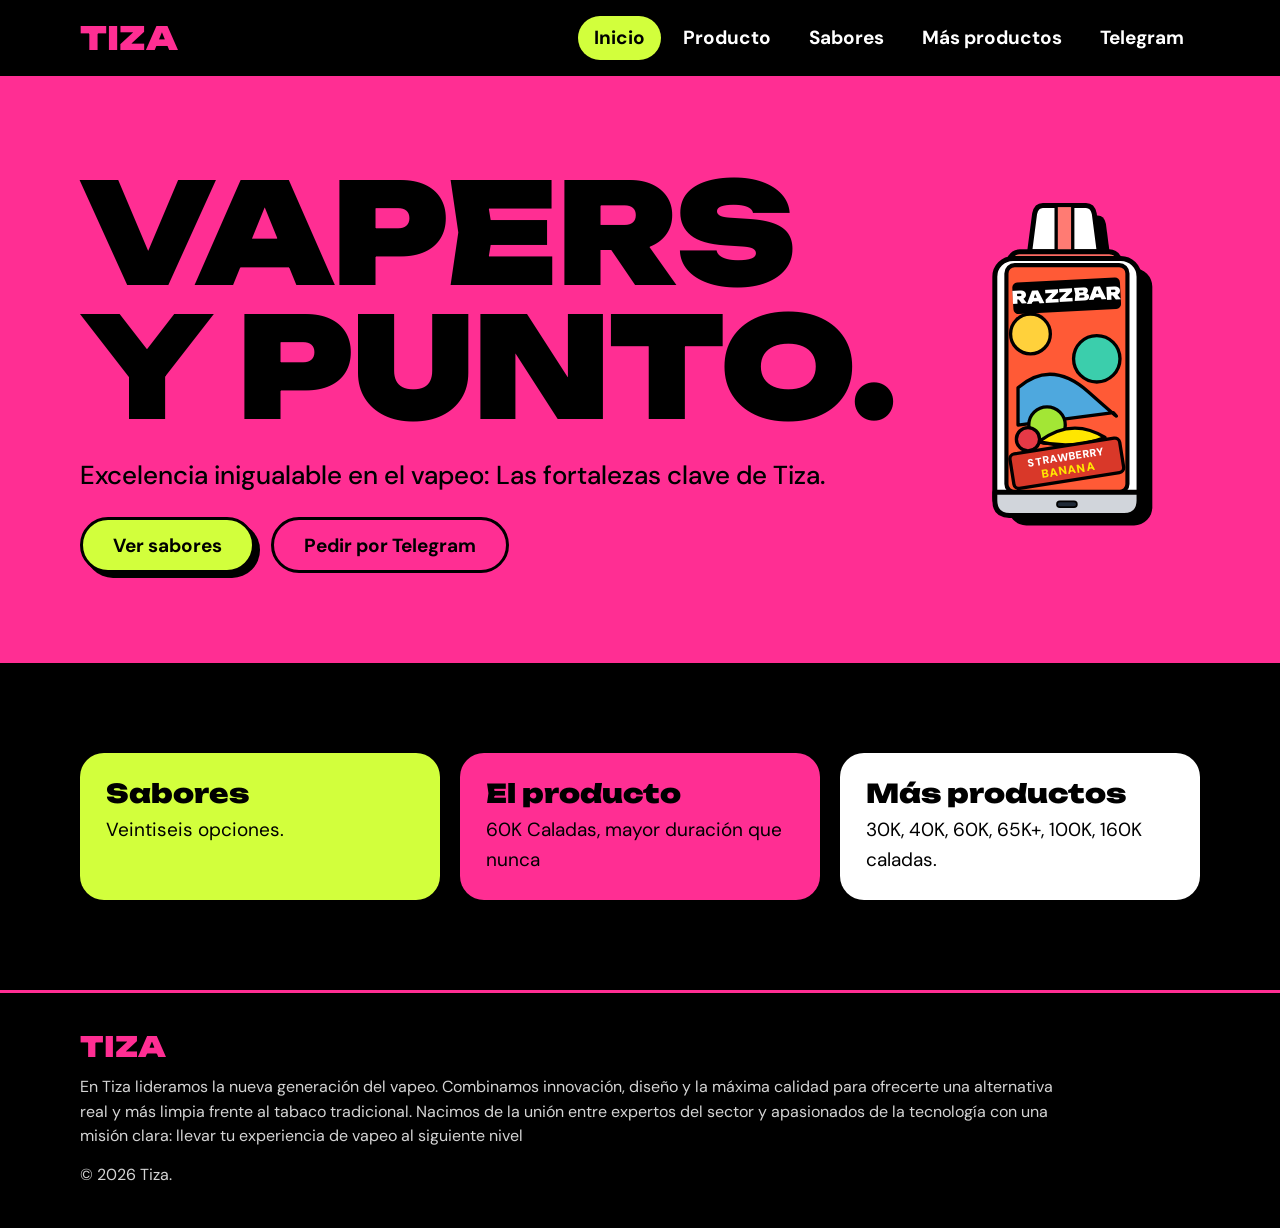
<file: index.html>
<!doctype html>
<html lang="es">
<head>
  <meta charset="utf-8">
  <meta name="viewport" content="width=device-width, initial-scale=1">
  <title>Tiza | Vapers y punto</title>
  <meta name="description" content="Excelencia inigualable en el vapeo:Las fortalezas clave de Tiza">
  <link rel="preconnect" href="https://fonts.googleapis.com">
  <link rel="preconnect" href="https://fonts.gstatic.com" crossorigin>
  <link rel="stylesheet" href="https://fonts.googleapis.com/css2?family=DM+Sans:wght@400;500;700&amp;family=Unbounded:wght@700;900&amp;display=swap">
  <link rel="stylesheet" href="estilos.css">
</head>
<body>
  <a class="saltar" href="#contenido">Saltar al contenido</a>

  <header class="cabecera">
    <div class="dentro">
      <a class="marca" href="index.html">TIZA</a>
      <nav aria-label="Principal">
        <ul class="menu">
        <li><a href="index.html" aria-current="page">Inicio</a></li>
        <li><a href="detalles.html">Producto</a></li>
        <li><a href="sabores.html">Sabores</a></li>
        <li><a href="productos.html">Más productos</a></li>
        <li><a href="contacto.html">Telegram</a></li>
        </ul>
      </nav>
    </div>
  </header>

  <main id="contenido">
    <section class="bloque fondo-rosa portada">
      <div class="dentro">
        <div class="portada__texto">
          <h1 class="gigante">Vapers<br>y punto.</h1>
          <p class="entrada">Excelencia inigualable en el vapeo: Las fortalezas clave de Tiza.</p>
          <div class="botones">
            <a class="boton" href="sabores.html">Ver sabores</a>
            <a class="boton boton--linea" href="contacto.html">Pedir por Telegram</a>
          </div>
        </div>
        <div class="portada__bote">
  <svg viewBox="50 15 290 425" role="img" aria-label="Ilustración de un vaper Razzbar sabor Strawberry Banana">
    <!-- Sombra dura desplazada (estilo brutalista) -->
    <path d="M 164 42 L 216 42 Q 224 42 226 52 L 232 98 L 148 98 L 154 52 Q 156 42 164 42 Z" fill="#000000"/>
    <rect x="108" y="106" width="174" height="310" rx="22" fill="#000000"/>

    <!-- Boquilla superior -->
    <path d="M 150 30 L 202 30 Q 210 30 212 40 L 218 86 L 134 86 L 140 40 Q 142 30 150 30 Z" fill="#FFFFFF" stroke="#000000" stroke-width="6" stroke-linejoin="round"/>
    <!-- Conducto interior de la boquilla -->
    <rect x="166" y="30" width="20" height="56" fill="#FF7B73" stroke="#000000" stroke-width="4"/>
    <!-- Cuello rosado -->
    <path d="M 122 86 L 230 86 Q 238 86 242 94 L 110 94 Q 114 86 122 86 Z" fill="#FF6B63" stroke="#000000" stroke-width="6" stroke-linejoin="round"/>

    <!-- Cuerpo exterior transparente (carcasa) -->
    <rect x="92" y="94" width="174" height="310" rx="22" fill="#FFFFFF" stroke="#000000" stroke-width="6"/>

    <!-- Cilindro interior con el diseño -->
    <rect x="106" y="102" width="146" height="274" rx="10" fill="#FF5A36" stroke="#000000" stroke-width="5"/>

    <!-- Detalles gráficos estilo graffiti (abstractos y limpios para SVG) -->
    <circle cx="135" cy="185" r="24" fill="#FFD13B" stroke="#000000" stroke-width="4"/>
    <circle cx="215" cy="215" r="28" fill="#3BCEAC" stroke="#000000" stroke-width="4"/>
    <path d="M 120 250 Q 160 215 205 255 T 235 280 L 120 295 Z" fill="#4EA8DE" stroke="#000000" stroke-width="4" stroke-linejoin="round"/>
    <circle cx="155" cy="295" r="22" fill="#A3E635" stroke="#000000" stroke-width="4"/>
    
    <!-- Ilustración simplificada de plátano y fresa en la base -->
    <path d="M 145 315 Q 185 285 225 310 Q 185 325 145 315 Z" fill="#FFE600" stroke="#000000" stroke-width="4" stroke-linejoin="round"/>
    <circle cx="132" cy="312" r="14" fill="#E63946" stroke="#000000" stroke-width="4"/>

    <!-- Logotipo RAZZBAR -->
    <g transform="rotate(-3, 179, 145)">
      <rect x="114" y="120" width="130" height="38" rx="6" fill="#000000"/>
      <text x="179" y="146" text-anchor="middle" font-family="Unbounded, 'Arial Black', Impact, sans-serif" font-weight="900" font-size="21" letter-spacing="0.5" fill="#FFFFFF">RAZZBAR</text>
    </g>

    <!-- Etiqueta del sabor: STRAWBERRY BANANA -->
    <g transform="rotate(-9, 179, 342)">
      <rect x="112" y="320" width="134" height="42" rx="6" fill="#D93829" stroke="#000000" stroke-width="4"/>
      <text x="179" y="338" text-anchor="middle" font-family="'DM Sans', Arial, sans-serif" font-weight="900" font-size="13" letter-spacing="0.5" fill="#FFFFFF">STRAWBERRY</text>
      <text x="179" y="354" text-anchor="middle" font-family="'DM Sans', Arial, sans-serif" font-weight="900" font-size="14" letter-spacing="0.8" fill="#FFE600">BANANA</text>
    </g>

    <!-- Base metálica inferior -->
    <path d="M 92 376 L 266 376 L 266 386 Q 266 404 248 404 L 110 404 Q 92 404 92 386 Z" fill="#D1D5DB" stroke="#000000" stroke-width="6" stroke-linejoin="round"/>
    <!-- Puerto USB-C inferior -->
    <rect x="167" y="387" width="24" height="7" rx="3.5" fill="#1F2937" stroke="#000000" stroke-width="2"/>
  </svg>
</div>
      </div>
    </section>

    <section class="bloque fondo-negro">
      <div class="dentro accesos">
        <a class="acceso acceso--lima" href="sabores.html">
          <h2>Sabores</h2>
          <p>Veintiseis opciones.</p>
        </a>
        <a class="acceso acceso--rosa" href="detalles.html">
          <h2>El producto</h2>
          <p>60K Caladas, mayor duración que nunca</p>
        </a>
        <a class="acceso acceso--blanco" href="productos.html">
          <h2>Más productos</h2>
          <p>30K, 40K, 60K, 65K+, 100K, 160K caladas.</p>
        </a>
      </div>
    </section>
  </main>

  <footer class="pie">
    <div class="dentro">
      <p class="pie__marca">TIZA</p>
      <p>En Tiza lideramos la nueva generación del vapeo. Combinamos innovación, diseño y la máxima calidad para ofrecerte una alternativa real y más limpia frente al tabaco tradicional. Nacimos de la unión entre expertos del sector y apasionados de la tecnología con una misión clara: llevar tu experiencia de vapeo al siguiente nivel</p>
      <p>© 2026 Tiza.</p>
    </div>
  </footer>

  <script src="app.js"></script>
</body>
</html>
</file>
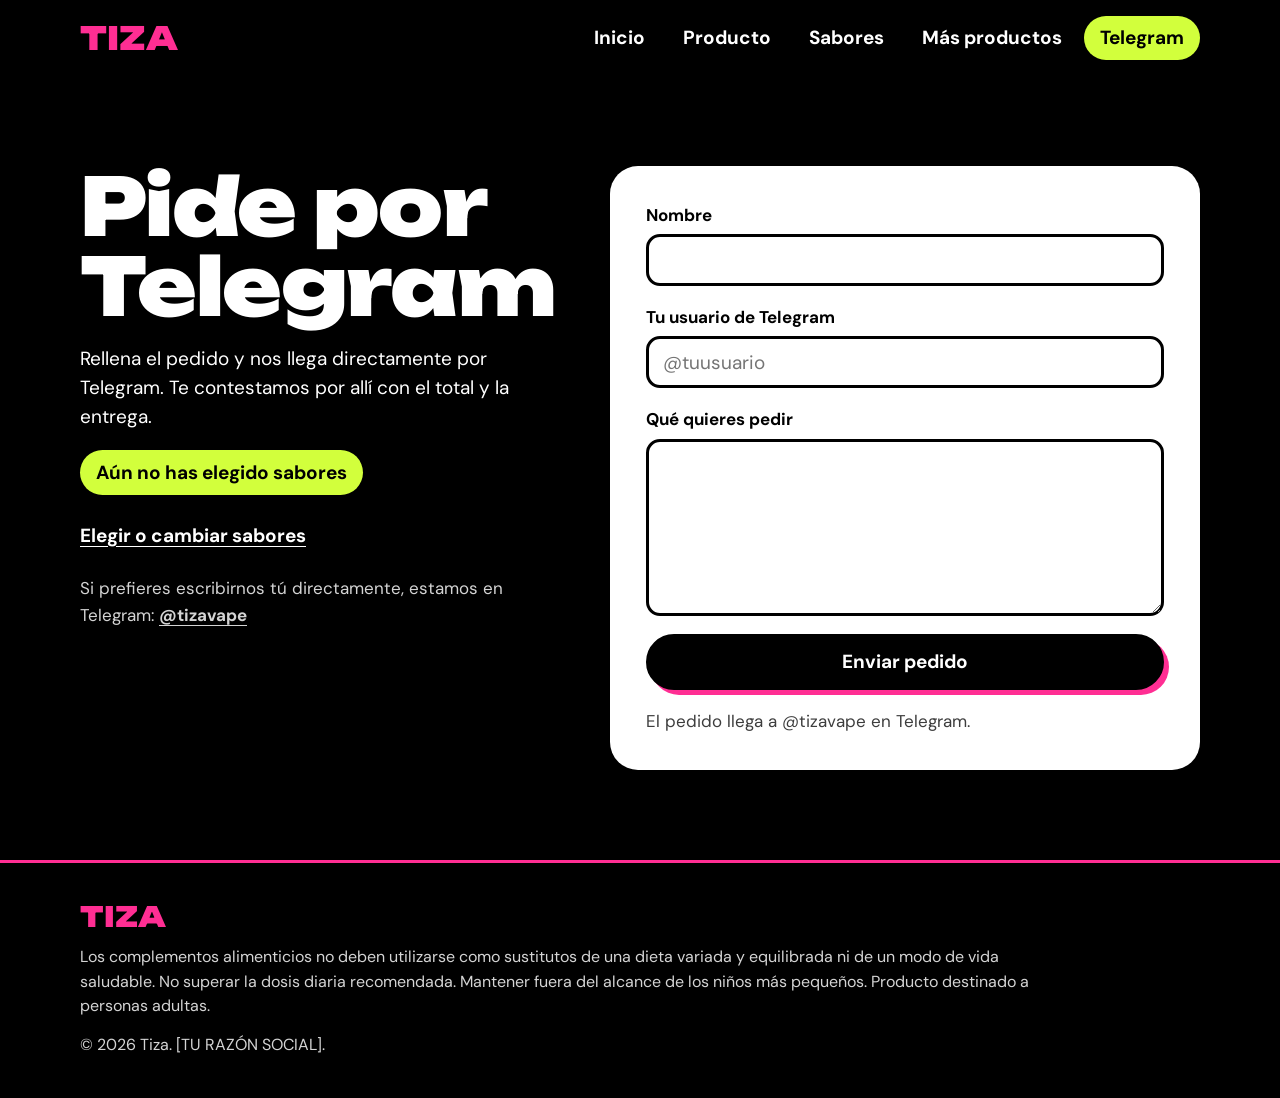
<file: contacto.html>
<!doctype html>
<html lang="es">
<head>
  <meta charset="utf-8">
  <meta name="viewport" content="width=device-width, initial-scale=1">
  <title>Pide por Telegram | Tiza</title>
  <meta name="description" content="Haz tu pedido de creatina Tiza por Telegram.">
  <link rel="preconnect" href="https://fonts.googleapis.com">
  <link rel="preconnect" href="https://fonts.gstatic.com" crossorigin>
  <link rel="stylesheet" href="https://fonts.googleapis.com/css2?family=DM+Sans:wght@400;500;700&amp;family=Unbounded:wght@700;900&amp;display=swap">
  <link rel="stylesheet" href="estilos.css">
</head>
<body>
  <a class="saltar" href="#contenido">Saltar al contenido</a>

  <header class="cabecera">
    <div class="dentro">
      <a class="marca" href="index.html">TIZA</a>
      <nav aria-label="Principal">
        <ul class="menu">
        <li><a href="index.html">Inicio</a></li>
        <li><a href="detalles.html">Producto</a></li>
        <li><a href="sabores.html">Sabores</a></li>
        <li><a href="productos.html">Más productos</a></li>
        <li><a href="contacto.html" aria-current="page">Telegram</a></li>
        </ul>
      </nav>
    </div>
  </header>

  <main id="contenido">
    <section class="bloque fondo-negro">
      <div class="dentro dos">
        <div class="dos__a">
          <h1 class="grande">Pide por Telegram</h1>
          <p class="corto">Rellena el pedido y nos llega directamente por Telegram. Te contestamos por allí con el total y la entrega.</p>
          <p class="chivato" aria-live="polite" data-eleccion data-varios="Te interesan: %l" data-sin="Aún no has elegido sabores">Aún no has elegido sabores</p>
          <a href="sabores.html">Elegir o cambiar sabores</a>
          <p class="nota">Si prefieres escribirnos tú directamente, estamos en Telegram: <a data-telegram href="https://t.me/tizavape">@tizavape</a></p>
        </div>
        <form class="formulario dos__b" data-pedido>
          <div class="campo">
            <label for="f-nombre">Nombre</label>
            <input id="f-nombre" name="nombre" type="text" autocomplete="name" required>
          </div>
          <div class="campo">
            <label for="f-tg">Tu usuario de Telegram</label>
            <input id="f-tg" name="telegram" type="text" autocomplete="off" autocapitalize="off" spellcheck="false" placeholder="@tuusuario" required>
          </div>
          <div class="campo">
            <label for="f-msg">Qué quieres pedir</label>
            <textarea id="f-msg" name="mensaje" rows="5" required></textarea>
          </div>
          <div class="trampa" aria-hidden="true">
            <label for="f-web">No rellenes este campo</label>
            <input id="f-web" name="web" type="text" tabindex="-1" autocomplete="off">
          </div>
          <button class="boton boton--negro" type="submit">Enviar pedido</button>
          <p class="nota" data-aviso aria-live="polite">El pedido llega a @tizavape en Telegram.</p>
        </form>
      </div>
    </section>
  </main>

  <footer class="pie">
    <div class="dentro">
      <p class="pie__marca">TIZA</p>
      <p>Los complementos alimenticios no deben utilizarse como sustitutos de una dieta variada y equilibrada ni de un modo de vida saludable. No superar la dosis diaria recomendada. Mantener fuera del alcance de los niños más pequeños. Producto destinado a personas adultas.</p>
      <p>© 2026 Tiza. [TU RAZÓN SOCIAL].</p>
    </div>
  </footer>

  <script src="app.js"></script>
</body>
</html>
</file>
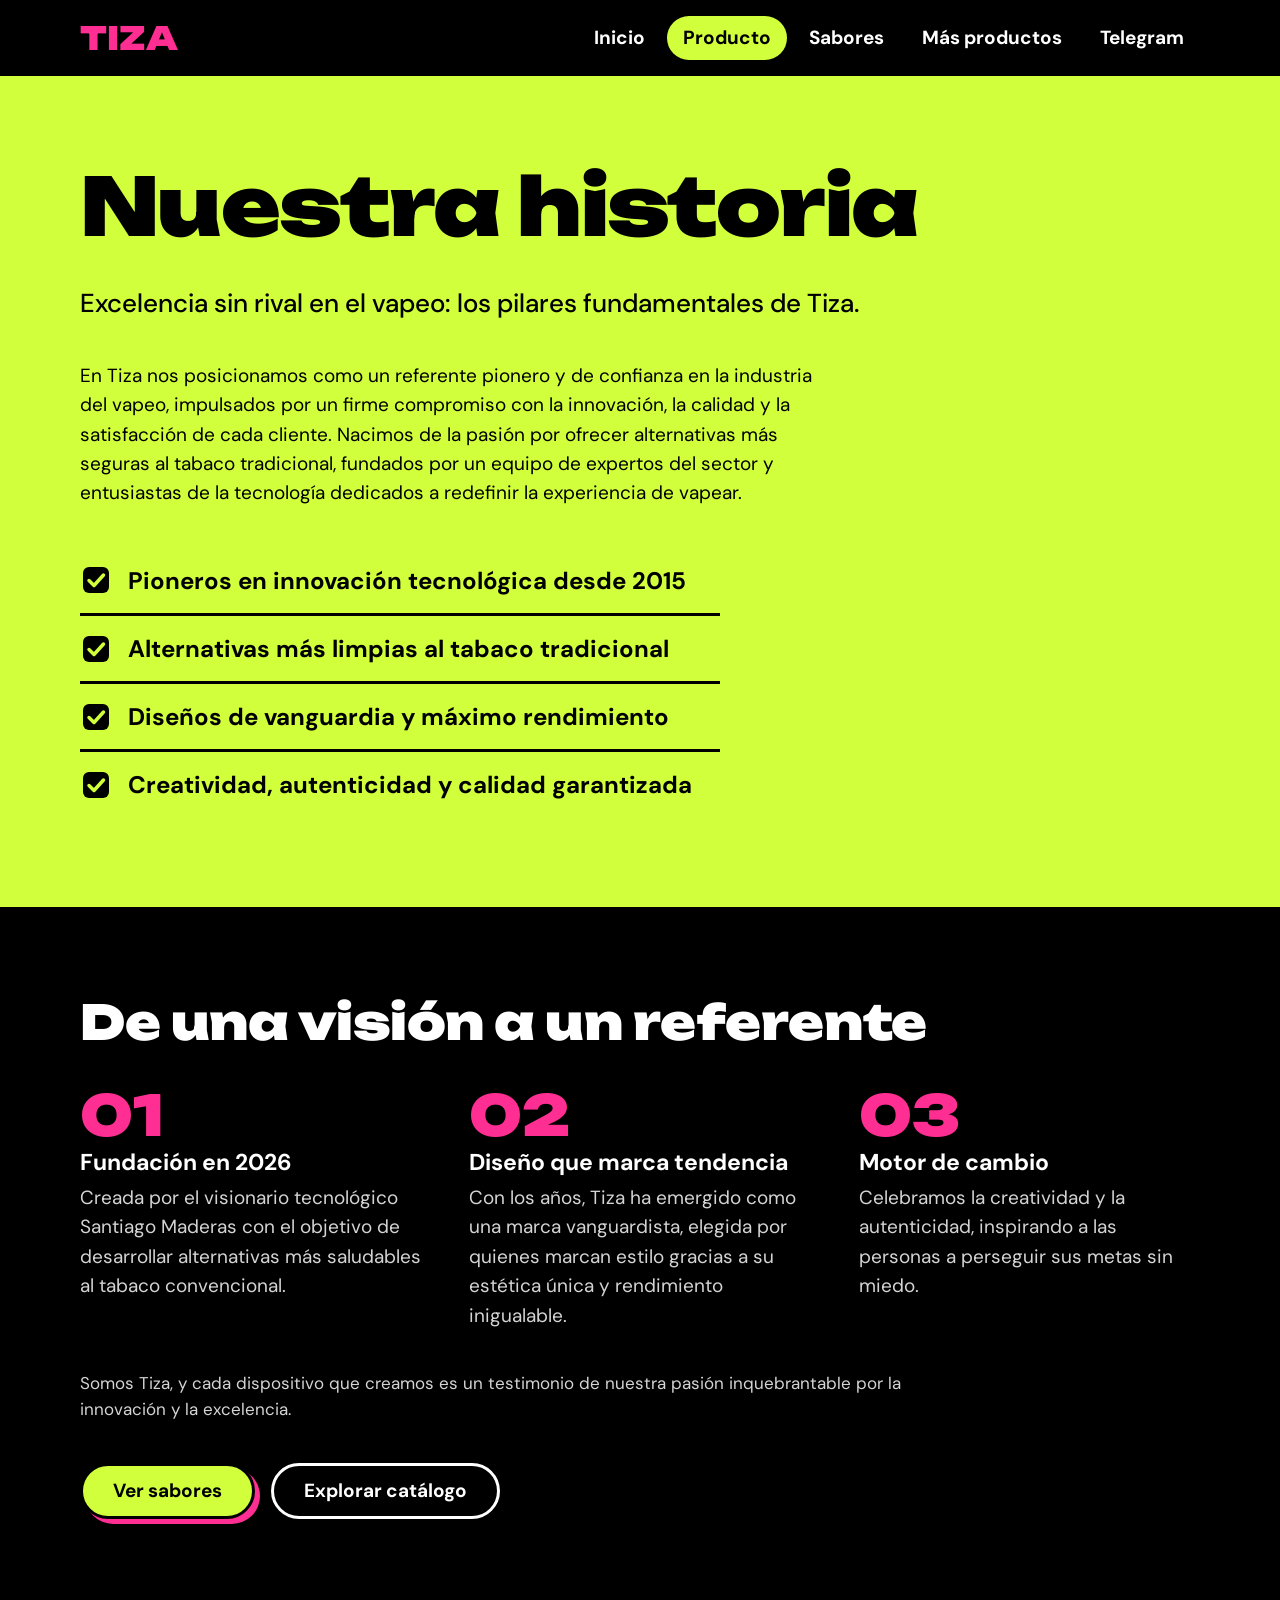
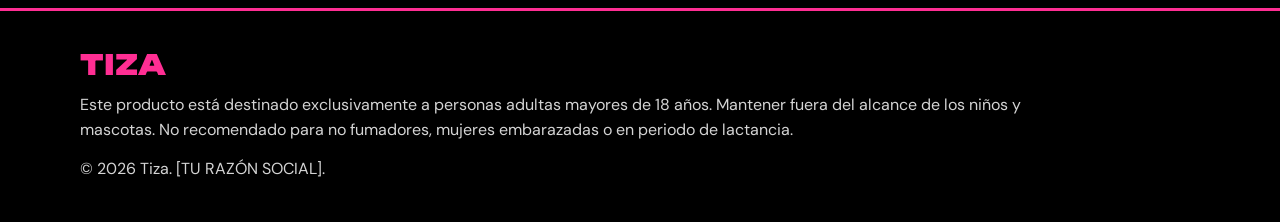
<file: detalles.html>
<!doctype html>
<html lang="es">
<head>
  <meta charset="utf-8">
  <meta name="viewport" content="width=device-width, initial-scale=1">
  <title>Nuestra historia | Tiza</title>
  <meta name="description" content="Conoce la historia de Tiza, nuestros pilares de innovación, calidad y diseño de vanguardia en el mundo del vapeo.">
  <link rel="preconnect" href="https://fonts.googleapis.com">
  <link rel="preconnect" href="https://fonts.gstatic.com" crossorigin>
  <link rel="stylesheet" href="https://fonts.googleapis.com/css2?family=DM+Sans:wght@400;500;700&amp;family=Unbounded:wght@700;900&amp;display=swap">
  <link rel="stylesheet" href="estilos.css">
</head>
<body>
  <a class="saltar" href="#contenido">Saltar al contenido</a>

  <header class="cabecera">
    <div class="dentro">
      <a class="marca" href="index.html">TIZA</a>
      <nav aria-label="Principal">
        <ul class="menu">
          <li><a href="index.html">Inicio</a></li>
          <li><a href="detalles.html" aria-current="page">Producto</a></li>
          <li><a href="sabores.html">Sabores</a></li>
          <li><a href="productos.html">Más productos</a></li>
          <li><a href="contacto.html">Telegram</a></li>
        </ul>
      </nav>
    </div>
  </header>

  <main id="contenido">
    <!-- BLOQUE 1: HISTORIA Y PILARES (FONDO LIMA) -->
    <section class="bloque fondo-lima">
      <div class="dentro pila">
        <h1 class="grande">Nuestra historia</h1>
        <p class="entrada">Excelencia sin rival en el vapeo: los pilares fundamentales de Tiza.</p>
        <p class="corto">En Tiza nos posicionamos como un referente pionero y de confianza en la industria del vapeo, impulsados por un firme compromiso con la innovación, la calidad y la satisfacción de cada cliente. Nacimos de la pasión por ofrecer alternativas más seguras al tabaco tradicional, fundados por un equipo de expertos del sector y entusiastas de la tecnología dedicados a redefinir la experiencia de vapear.</p>

        <ul class="lista-ok">
          <li>
            <svg viewBox="0 0 32 32" aria-hidden="true"><rect x="3" y="3" width="26" height="26" rx="6" fill="#000000"/><path d="M9 16.5 L14 21.5 L23.5 11" fill="none" stroke="#D2FF3C" stroke-width="3.5" stroke-linecap="round" stroke-linejoin="round"/></svg>
            <span>Pioneros en innovación tecnológica desde 2015</span>
          </li>
          <li>
            <svg viewBox="0 0 32 32" aria-hidden="true"><rect x="3" y="3" width="26" height="26" rx="6" fill="#000000"/><path d="M9 16.5 L14 21.5 L23.5 11" fill="none" stroke="#D2FF3C" stroke-width="3.5" stroke-linecap="round" stroke-linejoin="round"/></svg>
            <span>Alternativas más limpias al tabaco tradicional</span>
          </li>
          <li>
            <svg viewBox="0 0 32 32" aria-hidden="true"><rect x="3" y="3" width="26" height="26" rx="6" fill="#000000"/><path d="M9 16.5 L14 21.5 L23.5 11" fill="none" stroke="#D2FF3C" stroke-width="3.5" stroke-linecap="round" stroke-linejoin="round"/></svg>
            <span>Diseños de vanguardia y máximo rendimiento</span>
          </li>
          <li>
            <svg viewBox="0 0 32 32" aria-hidden="true"><rect x="3" y="3" width="26" height="26" rx="6" fill="#000000"/><path d="M9 16.5 L14 21.5 L23.5 11" fill="none" stroke="#D2FF3C" stroke-width="3.5" stroke-linecap="round" stroke-linejoin="round"/></svg>
            <span>Creatividad, autenticidad y calidad garantizada</span>
          </li>
        </ul>
      </div>
    </section>

    <!-- BLOQUE 2: EVOLUCIÓN Y FILOSOFÍA (FONDO NEGRO) -->
    <section class="bloque fondo-negro">
      <div class="dentro pila">
        <h2 class="mediano">De una visión a un referente</h2>
        <ol class="pasos">
          <li>
            <span class="pasos__num" aria-hidden="true">01</span>
            <h3>Fundación en 2026</h3>
            <p>Creada por el visionario tecnológico Santiago Maderas con el objetivo de desarrollar alternativas más saludables al tabaco convencional.</p>
          </li>
          <li>
            <span class="pasos__num" aria-hidden="true">02</span>
            <h3>Diseño que marca tendencia</h3>
            <p>Con los años, Tiza ha emergido como una marca vanguardista, elegida por quienes marcan estilo gracias a su estética única y rendimiento inigualable.</p>
          </li>
          <li>
            <span class="pasos__num" aria-hidden="true">03</span>
            <h3>Motor de cambio</h3>
            <p>Celebramos la creatividad y la autenticidad, inspirando a las personas a perseguir sus metas sin miedo.</p>
          </li>
        </ol>
        <p class="nota">Somos Tiza, y cada dispositivo que creamos es un testimonio de nuestra pasión inquebrantable por la innovación y la excelencia.</p>
        <div class="botones">
          <a class="boton" href="sabores.html">Ver sabores</a>
          <a class="boton boton--linea" href="productos.html">Explorar catálogo</a>
        </div>
      </div>
    </section>
  </main>

  <footer class="pie">
    <div class="dentro">
      <p class="pie__marca">TIZA</p>
      <p>Este producto está destinado exclusivamente a personas adultas mayores de 18 años. Mantener fuera del alcance de los niños y mascotas. No recomendado para no fumadores, mujeres embarazadas o en periodo de lactancia.</p>
      <p>© 2026 Tiza. [TU RAZÓN SOCIAL].</p>
    </div>
  </footer>

  <script src="app.js"></script>
</body>
</html>
</file>
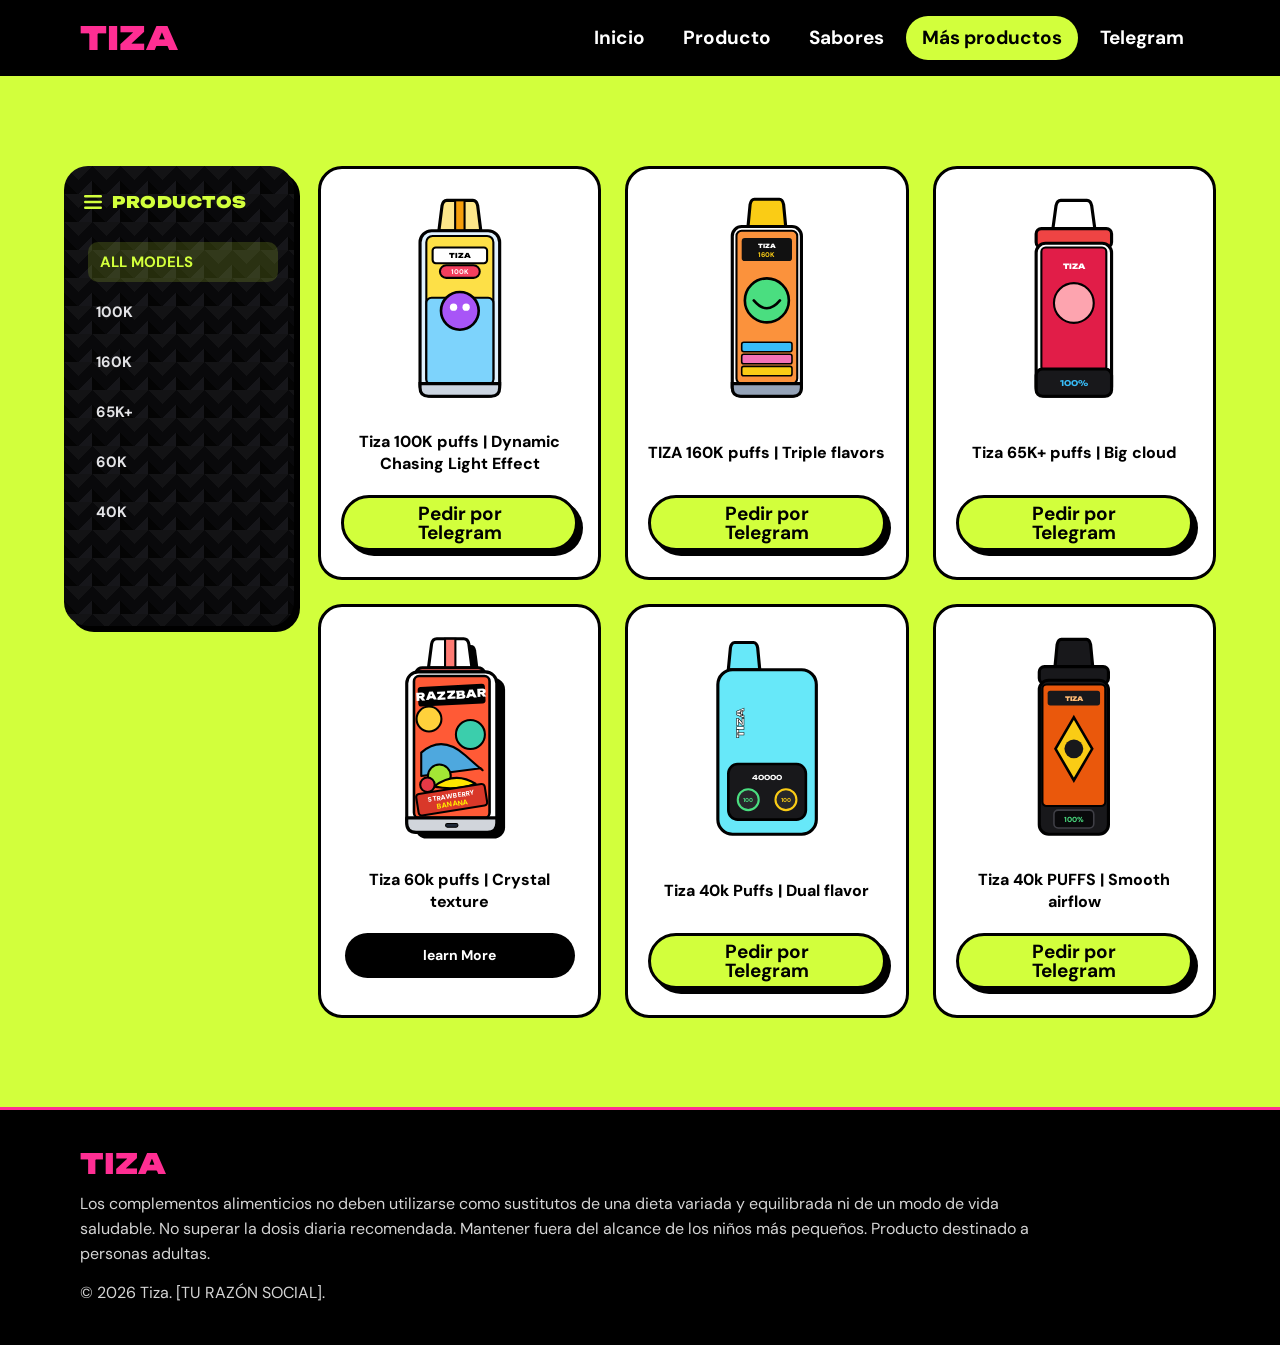
<file: productos.html>
<!doctype html>
<html lang="es">
<head>
  <meta charset="utf-8">
  <meta name="viewport" content="width=device-width, initial-scale=1">
  <title>Más productos | Tiza</title>
  <meta name="description" content="Catálogo completo de modelos Tiza.">
  <link rel="preconnect" href="https://fonts.googleapis.com">
  <link rel="preconnect" href="https://fonts.gstatic.com" crossorigin>
  <link rel="stylesheet" href="https://fonts.googleapis.com/css2?family=DM+Sans:wght@400;500;700;800&amp;family=Unbounded:wght@700;900&amp;display=swap">
  <link rel="stylesheet" href="estilos.css">
  <style>
    /* Layout principal del catálogo incrustado */
    .catalogo-layout {
      max-width: 1280px;
      margin: 0 auto;
      display: grid;
      grid-template-columns: 230px 1fr;
      gap: 24px;
      align-items: start;
    }

    /* Barra lateral negra con patrón de bloques 3D en CSS */
    .sidebar {
      background-color: #0D0D0F;
      background-image: 
        linear-gradient(135deg, rgba(255,255,255,0.04) 25%, transparent 25%),
        linear-gradient(225deg, rgba(255,255,255,0.04) 25%, transparent 25%),
        linear-gradient(45deg, rgba(0,0,0,0.6) 25%, transparent 25%),
        linear-gradient(315deg, #16161A 25%, #09090B 25%);
      background-position: 14px 0, 14px 0, 0 0, 0 0;
      background-size: 28px 28px;
      border-radius: 24px;
      padding: 24px 20px;
      color: var(--blanco);
      min-height: 460px;
      box-shadow: 6px 6px 0 var(--negro);
    }

    .sidebar__titulo {
      font-family: var(--titulos);
      font-size: 16px;
      font-weight: 900;
      color: var(--lima);
      display: flex;
      align-items: center;
      gap: 10px;
      margin-bottom: 28px;
      letter-spacing: 0.5px;
    }

    .sidebar__lista {
      list-style: none;
      display: flex;
      flex-direction: column;
      gap: 10px;
      padding: 0;
      margin: 0;
    }

    .sidebar__btn {
      width: 100%;
      text-align: left;
      background: transparent;
      border: none;
      color: #E4E4E7;
      font-family: var(--texto);
      font-weight: 700;
      font-size: 15px;
      padding: 10px 12px;
      border-radius: 10px;
      cursor: pointer;
      transition: all 0.2s ease;
    }

    .sidebar__btn:hover,
    .sidebar__btn.activo {
      background: rgba(210, 255, 60, 0.16);
      color: var(--lima);
      transform: translateX(4px);
    }

    /* Cuadrícula de productos */
    .productos-grid {
      display: grid;
      grid-template-columns: repeat(3, 1fr);
      gap: 24px;
    }

    .producto-card {
      background: var(--blanco);
      border: 3px solid var(--negro);
      border-radius: 24px;
      padding: 24px 20px 26px;
      display: flex;
      flex-direction: column;
      align-items: center;
      text-align: center;
      transition: transform 0.2s ease, box-shadow 0.2s ease;
    }

    .producto-card:hover {
      transform: translateY(-4px);
      box-shadow: 6px 6px 0 var(--negro);
    }

    .producto-card.oculto {
      display: none;
    }

    .producto-card__ilustracion {
      width: 100%;
      height: 220px;
      display: flex;
      align-items: center;
      justify-content: center;
      margin-bottom: 18px;
    }

    .producto-card__ilustracion svg {
      height: 100%;
      width: auto;
      max-width: 180px;
    }

    .producto-card__titulo {
      font-family: var(--texto);
      font-size: 16px;
      font-weight: 800;
      line-height: 1.35;
      color: var(--negro);
      margin: 0 0 20px;
      min-height: 44px;
      display: flex;
      align-items: center;
      justify-content: center;
    }

    .producto-card__boton {
      width: 100%;
      max-width: 230px;
      background-color: var(--negro);
      color: var(--blanco);
      text-decoration: none;
      font-size: 14px;
      font-weight: 700;
      padding: 12px 20px;
      border-radius: 999px;
      transition: background-color 0.2s ease, transform 0.15s ease;
    }

    .producto-card__boton:hover {
      background-color: #27272A;
      transform: scale(1.02);
    }

    /* Responsive */
    @media (max-width: 1024px) {
      .productos-grid {
        grid-template-columns: repeat(2, 1fr);
      }
    }

    @media (max-width: 720px) {
      .catalogo-layout {
        grid-template-columns: 1fr;
      }
      .sidebar {
        min-height: auto;
      }
      .sidebar__lista {
        flex-direction: row;
        flex-wrap: wrap;
      }
      .sidebar__btn {
        width: auto;
        background: rgba(255,255,255,0.08);
      }
      .productos-grid {
        grid-template-columns: 1fr;
      }
    }
  </style>
</head>
<body>
  <a class="saltar" href="#contenido">Saltar al contenido</a>

  <header class="cabecera">
    <div class="dentro">
      <a class="marca" href="index.html">TIZA</a>
      <nav aria-label="Principal">
        <ul class="menu">
          <li><a href="index.html">Inicio</a></li>
          <li><a href="detalles.html">Producto</a></li>
          <li><a href="sabores.html">Sabores</a></li>
          <li><a href="productos.html" aria-current="page">Más productos</a></li>
          <li><a href="contacto.html">Telegram</a></li>
        </ul>
      </nav>
    </div>
  </header>

  <main id="contenido" class="bloque fondo-lima">
    <div class="catalogo-layout">
      <!-- BARRA LATERAL -->
      <aside class="sidebar">
        <div class="sidebar__titulo">
          <svg width="18" height="14" viewBox="0 0 18 14" fill="none" aria-hidden="true">
            <rect width="18" height="2.6" rx="1.3" fill="#D2FF3C"/>
            <rect y="5.7" width="18" height="2.6" rx="1.3" fill="#D2FF3C"/>
            <rect y="11.4" width="18" height="2.6" rx="1.3" fill="#D2FF3C"/>
          </svg>
          <span>PRODUCTOS</span>
        </div>
        <ul class="sidebar__lista">
          <li><button class="sidebar__btn activo" type="button" data-filtro="todos">ALL MODELS</button></li>
          <li><button class="sidebar__btn" type="button" data-filtro="100K">100K</button></li>
          <li><button class="sidebar__btn" type="button" data-filtro="160K">160K</button></li>
          <li><button class="sidebar__btn" type="button" data-filtro="65K+">65K+</button></li>
          <li><button class="sidebar__btn" type="button" data-filtro="60K">60K</button></li>
          <li><button class="sidebar__btn" type="button" data-filtro="40K">40K</button></li>
        </ul>
      </aside>

      <!-- CUADRÍCULA DE TARJETAS -->
      <section class="productos-grid" aria-label="Catálogo de productos Tiza">

        <!-- TARJETA 1: T 100K puffs -->
        <article class="producto-card" data-categoria="100K">
          <div class="producto-card__ilustracion">
            <svg viewBox="60 10 240 420" role="img" aria-label="Tiza 100K puffs">
              <path d="M 155 24 L 205 24 Q 212 24 214 34 L 220 82 L 140 82 L 146 34 Q 148 24 155 24 Z" fill="#FDE68A" stroke="#000000" stroke-width="6" stroke-linejoin="round"/>
              <rect x="171" y="24" width="18" height="58" fill="#F59E0B" stroke="#000000" stroke-width="4"/>
              <rect x="104" y="82" width="152" height="316" rx="22" fill="#E0F2FE" stroke="#000000" stroke-width="6"/>
              <rect x="116" y="92" width="128" height="284" rx="12" fill="#FDE047" stroke="#000000" stroke-width="4"/>
              <rect x="116" y="210" width="128" height="166" rx="10" fill="#7DD3FC" stroke="#000000" stroke-width="4"/>
              <circle cx="180" cy="235" r="36" fill="#A855F7" stroke="#000000" stroke-width="5"/>
              <circle cx="168" cy="228" r="7" fill="#FFFFFF"/>
              <circle cx="192" cy="228" r="7" fill="#FFFFFF"/>
              <rect x="128" y="114" width="104" height="30" rx="6" fill="#FFFFFF" stroke="#000000" stroke-width="4"/>
              <text x="180" y="134" text-anchor="middle" font-family="Unbounded, sans-serif" font-weight="900" font-size="13" fill="#000000">TIZA</text>
              <rect x="142" y="148" width="76" height="24" rx="12" fill="#F43F5E" stroke="#000000" stroke-width="4"/>
              <text x="180" y="165" text-anchor="middle" font-family="DM Sans, sans-serif" font-weight="800" font-size="13" fill="#FFFFFF">100K</text>
              <path d="M 104 374 L 256 374 L 256 382 Q 256 398 240 398 L 120 398 Q 104 398 104 382 Z" fill="#CBD5E1" stroke="#000000" stroke-width="6"/>
            </svg>
          </div>
          <h2 class="producto-card__titulo">Tiza 100K puffs | Dynamic Chasing Light Effect</h2>
          <a class="boton" href="contacto.html">Pedir por Telegram</a>
        </article>

        <!-- TARJETA 2: Tiza 160K puffs -->
        <article class="producto-card" data-categoria="160K">
          <div class="producto-card__ilustracion">
            <svg viewBox="60 10 240 420" role="img" aria-label="Tiza 160K puffs">
              <path d="M 156 22 L 204 22 Q 210 22 212 32 L 216 74 L 144 74 L 148 32 Q 150 22 156 22 Z" fill="#FACC15" stroke="#000000" stroke-width="6" stroke-linejoin="round"/>
              <rect x="114" y="74" width="132" height="324" rx="18" fill="#FFFFFF" stroke="#000000" stroke-width="6"/>
              <rect x="122" y="82" width="116" height="292" rx="10" fill="#FB923C" stroke="#000000" stroke-width="4"/>
              <circle cx="180" cy="215" r="42" fill="#4ADE80" stroke="#000000" stroke-width="5"/>
              <path d="M 155 215 Q 180 245 205 215" fill="none" stroke="#000000" stroke-width="5" stroke-linecap="round"/>
              <rect x="132" y="96" width="96" height="44" rx="6" fill="#111111"/>
              <text x="180" y="115" text-anchor="middle" font-family="Unbounded, sans-serif" font-weight="900" font-size="11" fill="#FFFFFF">TIZA</text>
              <text x="180" y="132" text-anchor="middle" font-family="DM Sans, sans-serif" font-weight="800" font-size="13" fill="#FACC15">160K</text>
              <rect x="132" y="295" width="96" height="18" rx="4" fill="#38BDF8" stroke="#000000" stroke-width="3"/>
              <rect x="132" y="318" width="96" height="18" rx="4" fill="#F472B6" stroke="#000000" stroke-width="3"/>
              <rect x="132" y="341" width="96" height="18" rx="4" fill="#FACC15" stroke="#000000" stroke-width="3"/>
              <path d="M 114 374 L 246 374 L 246 382 Q 246 398 230 398 L 130 398 Q 114 398 114 382 Z" fill="#94A3B8" stroke="#000000" stroke-width="6"/>
            </svg>
          </div>
          <h2 class="producto-card__titulo">TIZA 160K puffs | Triple flavors</h2>
          <a class="boton" href="contacto.html">Pedir por Telegram</a>
        </article>

        <!-- TARJETA 3: TIZA 65K+ puffs -->
        <article class="producto-card" data-categoria="65K+">
          <div class="producto-card__ilustracion">
            <svg viewBox="60 10 240 420" role="img" aria-label="TIZA 65K+ puffs">
              <path d="M 155 24 L 205 24 Q 212 24 214 34 L 220 78 L 140 78 L 146 34 Q 148 24 155 24 Z" fill="#FFFFFF" stroke="#000000" stroke-width="6" stroke-linejoin="round"/>
              <rect x="108" y="78" width="144" height="36" rx="10" fill="#EF4444" stroke="#000000" stroke-width="6"/>
              <rect x="108" y="106" width="144" height="292" rx="18" fill="#FFFFFF" stroke="#000000" stroke-width="6"/>
              <rect x="118" y="114" width="124" height="236" rx="8" fill="#E11D48" stroke="#000000" stroke-width="4"/>
              <circle cx="180" cy="220" r="38" fill="#FDA4AF" stroke="#000000" stroke-width="4"/>
              <text x="180" y="156" text-anchor="middle" font-family="Unbounded, sans-serif" font-weight="900" font-size="14" fill="#FFFFFF">TIZA</text>
              <rect x="108" y="346" width="144" height="52" rx="12" fill="#18181B" stroke="#000000" stroke-width="6"/>
              <text x="180" y="378" text-anchor="middle" font-family="Unbounded, sans-serif" font-weight="700" font-size="15" fill="#38BDF8">100%</text>
            </svg>
          </div>
          <h2 class="producto-card__titulo">Tiza 65K+ puffs | Big cloud</h2>
          <a class="boton" href="contacto.html">Pedir por Telegram</a>
        </article>

        <!-- TARJETA 4: Tiza 60k puffs | Crystal texture -->
        <article class="producto-card" data-categoria="60K">
          <div class="producto-card__ilustracion">
            <svg viewBox="50 15 290 425" role="img" aria-label="Ilustración de un vaper Razzbar sabor Strawberry Banana">
    <!-- Sombra dura desplazada (estilo brutalista) -->
    <path d="M 164 42 L 216 42 Q 224 42 226 52 L 232 98 L 148 98 L 154 52 Q 156 42 164 42 Z" fill="#000000"/>
    <rect x="108" y="106" width="174" height="310" rx="22" fill="#000000"/>

    <!-- Boquilla superior -->
    <path d="M 150 30 L 202 30 Q 210 30 212 40 L 218 86 L 134 86 L 140 40 Q 142 30 150 30 Z" fill="#FFFFFF" stroke="#000000" stroke-width="6" stroke-linejoin="round"/>
    <!-- Conducto interior de la boquilla -->
    <rect x="166" y="30" width="20" height="56" fill="#FF7B73" stroke="#000000" stroke-width="4"/>
    <!-- Cuello rosado -->
    <path d="M 122 86 L 230 86 Q 238 86 242 94 L 110 94 Q 114 86 122 86 Z" fill="#FF6B63" stroke="#000000" stroke-width="6" stroke-linejoin="round"/>

    <!-- Cuerpo exterior transparente (carcasa) -->
    <rect x="92" y="94" width="174" height="310" rx="22" fill="#FFFFFF" stroke="#000000" stroke-width="6"/>

    <!-- Cilindro interior con el diseño -->
    <rect x="106" y="102" width="146" height="274" rx="10" fill="#FF5A36" stroke="#000000" stroke-width="5"/>

    <!-- Detalles gráficos estilo graffiti (abstractos y limpios para SVG) -->
    <circle cx="135" cy="185" r="24" fill="#FFD13B" stroke="#000000" stroke-width="4"/>
    <circle cx="215" cy="215" r="28" fill="#3BCEAC" stroke="#000000" stroke-width="4"/>
    <path d="M 120 250 Q 160 215 205 255 T 235 280 L 120 295 Z" fill="#4EA8DE" stroke="#000000" stroke-width="4" stroke-linejoin="round"/>
    <circle cx="155" cy="295" r="22" fill="#A3E635" stroke="#000000" stroke-width="4"/>
    
    <!-- Ilustración simplificada de plátano y fresa en la base -->
    <path d="M 145 315 Q 185 285 225 310 Q 185 325 145 315 Z" fill="#FFE600" stroke="#000000" stroke-width="4" stroke-linejoin="round"/>
    <circle cx="132" cy="312" r="14" fill="#E63946" stroke="#000000" stroke-width="4"/>

    <!-- Logotipo RAZZBAR -->
    <g transform="rotate(-3, 179, 145)">
      <rect x="114" y="120" width="130" height="38" rx="6" fill="#000000"/>
      <text x="179" y="146" text-anchor="middle" font-family="Unbounded, 'Arial Black', Impact, sans-serif" font-weight="900" font-size="21" letter-spacing="0.5" fill="#FFFFFF">RAZZBAR</text>
    </g>

    <!-- Etiqueta del sabor: STRAWBERRY BANANA -->
    <g transform="rotate(-9, 179, 342)">
      <rect x="112" y="320" width="134" height="42" rx="6" fill="#D93829" stroke="#000000" stroke-width="4"/>
      <text x="179" y="338" text-anchor="middle" font-family="'DM Sans', Arial, sans-serif" font-weight="900" font-size="13" letter-spacing="0.5" fill="#FFFFFF">STRAWBERRY</text>
      <text x="179" y="354" text-anchor="middle" font-family="'DM Sans', Arial, sans-serif" font-weight="900" font-size="14" letter-spacing="0.8" fill="#FFE600">BANANA</text>
    </g>

    <!-- Base metálica inferior -->
    <path d="M 92 376 L 266 376 L 266 386 Q 266 404 248 404 L 110 404 Q 92 404 92 386 Z" fill="#D1D5DB" stroke="#000000" stroke-width="6" stroke-linejoin="round"/>
    <!-- Puerto USB-C inferior -->
    <rect x="167" y="387" width="24" height="7" rx="3.5" fill="#1F2937" stroke="#000000" stroke-width="2"/>
  </svg>
          </div>
          <h2 class="producto-card__titulo">Tiza 60k puffs | Crystal texture</h2>
          <a href="#60k" class="producto-card__boton">learn More</a>
        </article>

        <!-- TARJETA 5: Tiza Twis 40k Puffs | Dual flavor -->
        <article class="producto-card" data-categoria="40K">
          <div class="producto-card__ilustracion">
            <svg viewBox="50 10 260 420" role="img" aria-label="Tiza 40k Puffs Dual flavor">
              <path d="M 118 32 L 154 32 Q 160 32 162 42 L 166 84 L 106 84 L 110 42 Q 112 32 118 32 Z" fill="#67E8F9" stroke="#000000" stroke-width="6" stroke-linejoin="round"/>
              <rect x="86" y="84" width="188" height="314" rx="28" fill="#67E8F9" stroke="#000000" stroke-width="6"/>
              <text x="136" y="185" text-anchor="middle" transform="rotate(-90, 136, 185)" font-family="Unbounded, sans-serif" font-weight="900" font-size="19" fill="#FFFFFF" stroke="#000000" stroke-width="1">TIZA</text>
              <rect x="106" y="264" width="148" height="106" rx="18" fill="#18181B" stroke="#000000" stroke-width="5"/>
              <text x="180" y="294" text-anchor="middle" font-family="Unbounded, sans-serif" font-weight="700" font-size="13" fill="#FFFFFF">40000</text>
              <circle cx="144" cy="332" r="20" fill="#27272A" stroke="#4ADE80" stroke-width="4"/>
              <text x="144" y="337" text-anchor="middle" font-family="DM Sans, sans-serif" font-weight="800" font-size="11" fill="#4ADE80">100</text>
              <circle cx="216" cy="332" r="20" fill="#27272A" stroke="#FACC15" stroke-width="4"/>
              <text x="216" y="337" text-anchor="middle" font-family="DM Sans, sans-serif" font-weight="800" font-size="11" fill="#FACC15">100</text>
            </svg>
          </div>
          <h2 class="producto-card__titulo">Tiza 40k Puffs | Dual flavor</h2>
          <a class="boton" href="contacto.html">Pedir por Telegram</a>
        </article>

        <!-- TARJETA 6: Tiza 40k PUFFS | Smooth airflow -->
        <article class="producto-card" data-categoria="40K">
          <div class="producto-card__ilustracion">
            <svg viewBox="60 10 240 420" role="img" aria-label="Tiza 40k PUFFS Smooth airflow">
              <path d="M 156 26 L 204 26 Q 210 26 212 36 L 216 78 L 144 78 L 148 36 Q 150 26 156 26 Z" fill="#18181B" stroke="#000000" stroke-width="6" stroke-linejoin="round"/>
              <rect x="114" y="78" width="132" height="32" rx="10" fill="#18181B" stroke="#000000" stroke-width="6"/>
              <rect x="114" y="104" width="132" height="294" rx="18" fill="#18181B" stroke="#000000" stroke-width="6"/>
              <rect x="120" y="112" width="120" height="232" rx="8" fill="#EA580C" stroke="#000000" stroke-width="4"/>
              <polygon points="180,175 215,235 180,295 145,235" fill="#FACC15" stroke="#000000" stroke-width="5"/>
              <circle cx="180" cy="235" r="18" fill="#18181B"/>
              <rect x="130" y="124" width="100" height="28" rx="5" fill="#18181B"/>
              <text x="180" y="143" text-anchor="middle" font-family="Unbounded, sans-serif" font-weight="900" font-size="12" fill="#FDBA74">TIZA</text>
              <rect x="142" y="352" width="76" height="34" rx="8" fill="#09090B" stroke="#3F3F46" stroke-width="3"/>
              <text x="180" y="374" text-anchor="middle" font-family="DM Sans, sans-serif" font-weight="800" font-size="14" fill="#4ADE80">100%</text>
            </svg>
          </div>
          <h2 class="producto-card__titulo">Tiza 40k PUFFS | Smooth airflow</h2>
          <a class="boton" href="contacto.html">Pedir por Telegram</a>
        </article>

      </section>
    </div>
  </main>

  <footer class="pie">
    <div class="dentro">
      <p class="pie__marca">TIZA</p>
      <p>Los complementos alimenticios no deben utilizarse como sustitutos de una dieta variada y equilibrada ni de un modo de vida saludable. No superar la dosis diaria recomendada. Mantener fuera del alcance de los niños más pequeños. Producto destinado a personas adultas.</p>
      <p>© 2026 Tiza. [TU RAZÓN SOCIAL].</p>
    </div>
  </footer>

  <script src="app.js"></script>
  <script>
    // Filtro interactivo para el menú lateral
    const botonesFiltro = document.querySelectorAll('.sidebar__btn');
    const tarjetas = document.querySelectorAll('.producto-card');

    botonesFiltro.forEach(boton => {
      boton.addEventListener('click', () => {
        botonesFiltro.forEach(b => b.classList.remove('activo'));
        boton.classList.add('activo');

        const filtro = boton.dataset.filtro;
        tarjetas.forEach(tarjeta => {
          if (filtro === 'todos' || tarjeta.dataset.categoria === filtro) {
            tarjeta.classList.remove('oculto');
          } else {
            tarjeta.classList.add('oculto');
          }
        });
      });
    });
  </script>
</body>
</html>
</file>
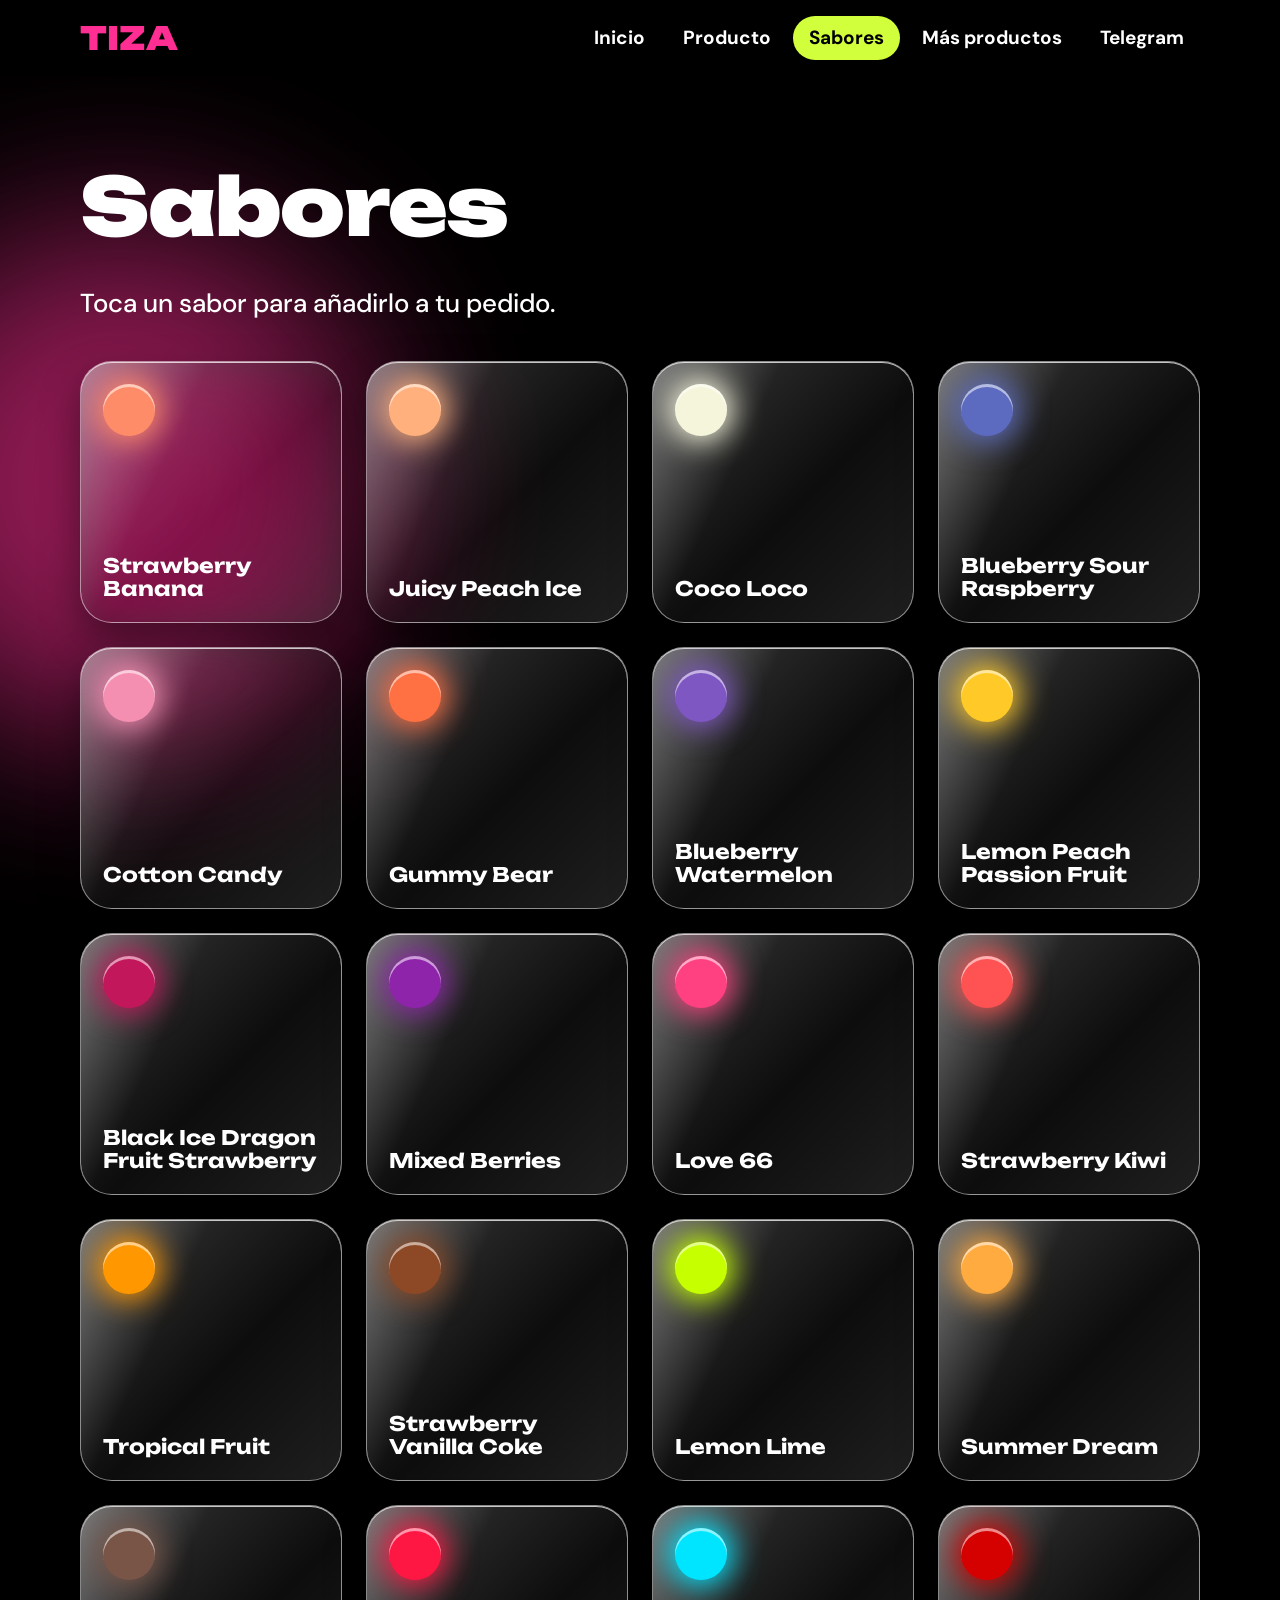
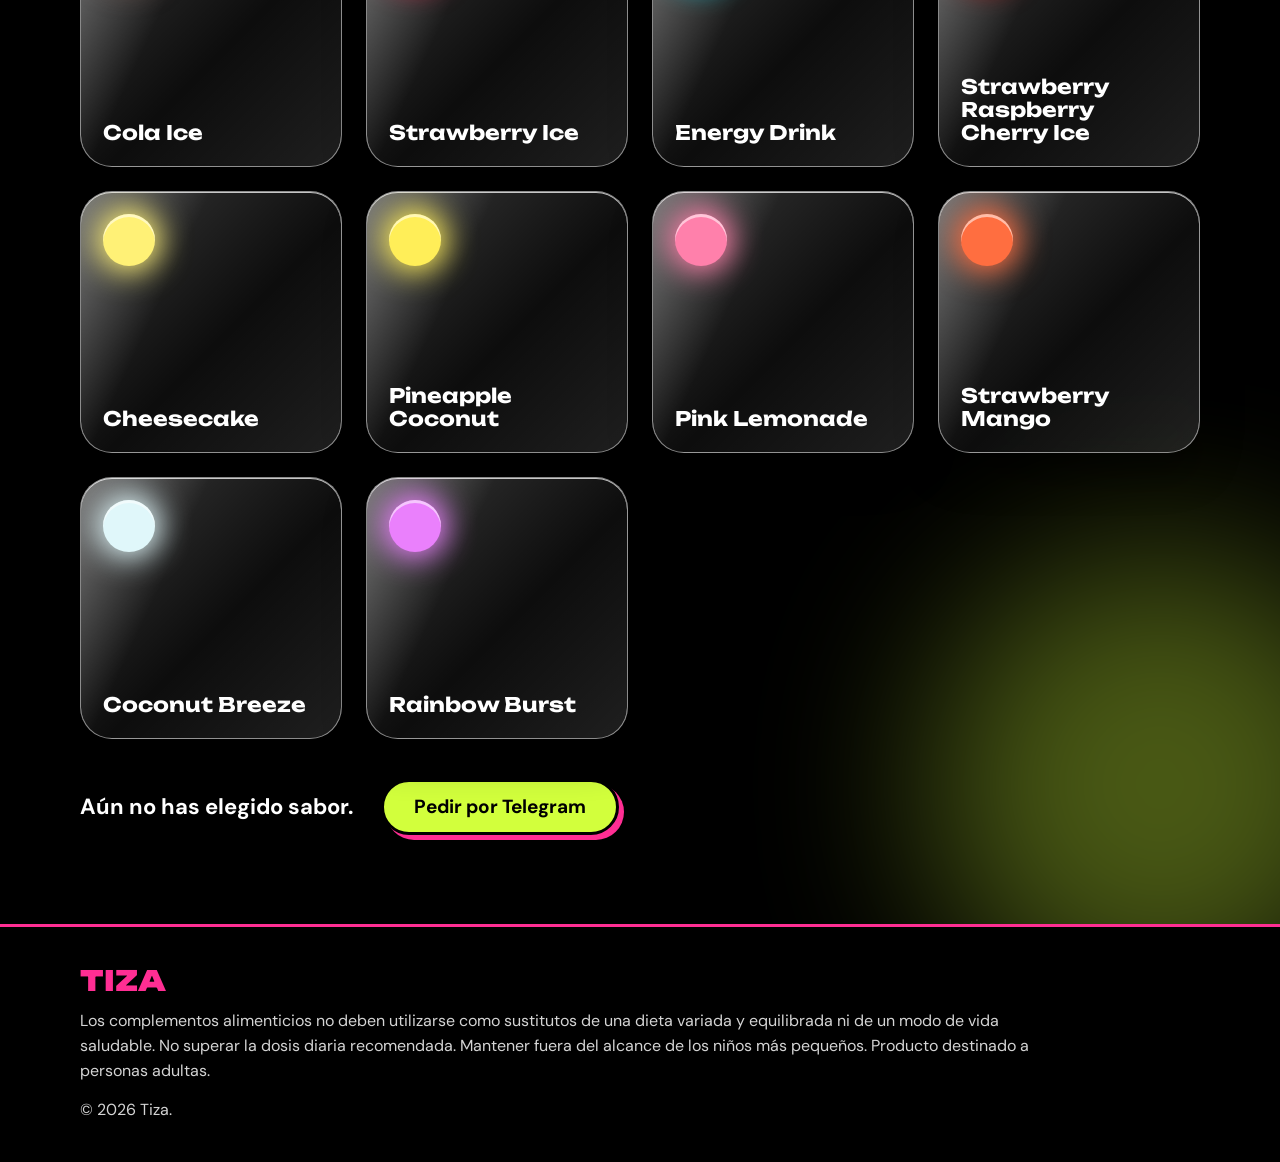
<file: sabores.html>
<!doctype html>
<html lang="es">
<head>
  <meta charset="utf-8">
  <meta name="viewport" content="width=device-width, initial-scale=1">
  <title>Sabores| Tiza</title>
  <meta name="description" content="Sabores de la creatina Tiza.">
  <link rel="preconnect" href="https://fonts.googleapis.com">
  <link rel="preconnect" href="https://fonts.gstatic.com" crossorigin>
  <link rel="stylesheet" href="https://fonts.googleapis.com/css2?family=DM+Sans:wght@400;500;700&amp;family=Unbounded:wght@700;900&amp;display=swap">
  <link rel="stylesheet" href="estilos.css">
</head>
<body>
  <a class="saltar" href="#contenido">Saltar al contenido</a>

  <header class="cabecera">
    <div class="dentro">
      <a class="marca" href="index.html">TIZA</a>
      <nav aria-label="Principal">
        <ul class="menu">
        <li><a href="index.html">Inicio</a></li>
        <li><a href="detalles.html">Producto</a></li>
        <li><a href="sabores.html" aria-current="page">Sabores</a></li>
        <li><a href="productos.html">Más productos</a></li>
        <li><a href="contacto.html">Telegram</a></li>
        </ul>
      </nav>
    </div>
  </header>

 <main id="contenido">
  <section class="bloque fondo-negro vitrina">
    <span class="mancha mancha--1" aria-hidden="true"></span>
    <span class="mancha mancha--2" aria-hidden="true"></span>
    <div class="dentro pila">
      <h1 class="grande">Sabores </h1>
      <p class="entrada">Toca un sabor para añadirlo a tu pedido.</p>
      <!-- Para cambiar un precio, sustituye [PRECIO] en la caja de ese sabor. Ejemplo: 19,90 € -->
      <ul class="sabores">

        <!-- Nuevos sabores añadidos -->
        <li>
          <button class="sabor" type="button" data-sabor="Strawberry Banana" aria-pressed="false" style="--tono: #FF8C69">
            <span class="sabor__gota" aria-hidden="true"></span>
            <span class="sabor__texto">
              <span class="sabor__nombre">Strawberry Banana</span>
            </span>
            <svg class="sabor__marca" viewBox="0 0 34 34" aria-hidden="true"><circle cx="17" cy="17" r="17" fill="#D2FF3C"/><path d="M9.5 17.5 L15 23 L25 12" fill="none" stroke="#000000" stroke-width="3.5" stroke-linecap="round" stroke-linejoin="round"/></svg>
          </button>
        </li>
        <li>
          <button class="sabor" type="button" data-sabor="Juicy Peach Ice" aria-pressed="false" style="--tono: #FFB07C">
            <span class="sabor__gota" aria-hidden="true"></span>
            <span class="sabor__texto">
              <span class="sabor__nombre">Juicy Peach Ice</span>
            </span>
            <svg class="sabor__marca" viewBox="0 0 34 34" aria-hidden="true"><circle cx="17" cy="17" r="17" fill="#D2FF3C"/><path d="M9.5 17.5 L15 23 L25 12" fill="none" stroke="#000000" stroke-width="3.5" stroke-linecap="round" stroke-linejoin="round"/></svg>
          </button>
        </li>
        <li>
          <button class="sabor" type="button" data-sabor="Coco Loco" aria-pressed="false" style="--tono: #F5F5DC">
            <span class="sabor__gota" aria-hidden="true"></span>
            <span class="sabor__texto">
              <span class="sabor__nombre">Coco Loco</span>
            </span>
            <svg class="sabor__marca" viewBox="0 0 34 34" aria-hidden="true"><circle cx="17" cy="17" r="17" fill="#D2FF3C"/><path d="M9.5 17.5 L15 23 L25 12" fill="none" stroke="#000000" stroke-width="3.5" stroke-linecap="round" stroke-linejoin="round"/></svg>
          </button>
        </li>
        <li>
          <button class="sabor" type="button" data-sabor="Blueberry Sour Raspberry" aria-pressed="false" style="--tono: #5C6BC0">
            <span class="sabor__gota" aria-hidden="true"></span>
            <span class="sabor__texto">
              <span class="sabor__nombre">Blueberry Sour Raspberry</span>
            </span>
            <svg class="sabor__marca" viewBox="0 0 34 34" aria-hidden="true"><circle cx="17" cy="17" r="17" fill="#D2FF3C"/><path d="M9.5 17.5 L15 23 L25 12" fill="none" stroke="#000000" stroke-width="3.5" stroke-linecap="round" stroke-linejoin="round"/></svg>
          </button>
        </li>
        <li>
          <button class="sabor" type="button" data-sabor="Cotton Candy" aria-pressed="false" style="--tono: #F48FB1">
            <span class="sabor__gota" aria-hidden="true"></span>
            <span class="sabor__texto">
              <span class="sabor__nombre">Cotton Candy</span>
            </span>
            <svg class="sabor__marca" viewBox="0 0 34 34" aria-hidden="true"><circle cx="17" cy="17" r="17" fill="#D2FF3C"/><path d="M9.5 17.5 L15 23 L25 12" fill="none" stroke="#000000" stroke-width="3.5" stroke-linecap="round" stroke-linejoin="round"/></svg>
          </button>
        </li>
        <li>
          <button class="sabor" type="button" data-sabor="Gummy Bear" aria-pressed="false" style="--tono: #FF7043">
            <span class="sabor__gota" aria-hidden="true"></span>
            <span class="sabor__texto">
              <span class="sabor__nombre">Gummy Bear</span>
            </span>
            <svg class="sabor__marca" viewBox="0 0 34 34" aria-hidden="true"><circle cx="17" cy="17" r="17" fill="#D2FF3C"/><path d="M9.5 17.5 L15 23 L25 12" fill="none" stroke="#000000" stroke-width="3.5" stroke-linecap="round" stroke-linejoin="round"/></svg>
          </button>
        </li>
        <li>
          <button class="sabor" type="button" data-sabor="Blueberry Watermelon" aria-pressed="false" style="--tono: #7E57C2">
            <span class="sabor__gota" aria-hidden="true"></span>
            <span class="sabor__texto">
              <span class="sabor__nombre">Blueberry Watermelon</span>
            <svg class="sabor__marca" viewBox="0 0 34 34" aria-hidden="true"><circle cx="17" cy="17" r="17" fill="#D2FF3C"/><path d="M9.5 17.5 L15 23 L25 12" fill="none" stroke="#000000" stroke-width="3.5" stroke-linecap="round" stroke-linejoin="round"/></svg>
          </button>
        </li>
        <li>
          <button class="sabor" type="button" data-sabor="Lemon Peach Passion Fruit" aria-pressed="false" style="--tono: #FFCA28">
            <span class="sabor__gota" aria-hidden="true"></span>
            <span class="sabor__texto">
              <span class="sabor__nombre">Lemon Peach Passion Fruit</span>
            </span>
            <svg class="sabor__marca" viewBox="0 0 34 34" aria-hidden="true"><circle cx="17" cy="17" r="17" fill="#D2FF3C"/><path d="M9.5 17.5 L15 23 L25 12" fill="none" stroke="#000000" stroke-width="3.5" stroke-linecap="round" stroke-linejoin="round"/></svg>
          </button>
        </li>
        <li>
          <button class="sabor" type="button" data-sabor="Black Ice Dragon Fruit Strawberry" aria-pressed="false" style="--tono: #C2185B">
            <span class="sabor__gota" aria-hidden="true"></span>
            <span class="sabor__texto">
              <span class="sabor__nombre">Black Ice Dragon Fruit Strawberry</span>
            </span>
            <svg class="sabor__marca" viewBox="0 0 34 34" aria-hidden="true"><circle cx="17" cy="17" r="17" fill="#D2FF3C"/><path d="M9.5 17.5 L15 23 L25 12" fill="none" stroke="#000000" stroke-width="3.5" stroke-linecap="round" stroke-linejoin="round"/></svg>
          </button>
        </li>
        <li>
          <button class="sabor" type="button" data-sabor="Mixed Berries" aria-pressed="false" style="--tono: #8E24AA">
            <span class="sabor__gota" aria-hidden="true"></span>
            <span class="sabor__texto">
              <span class="sabor__nombre">Mixed Berries</span>
            </span>
            <svg class="sabor__marca" viewBox="0 0 34 34" aria-hidden="true"><circle cx="17" cy="17" r="17" fill="#D2FF3C"/><path d="M9.5 17.5 L15 23 L25 12" fill="none" stroke="#000000" stroke-width="3.5" stroke-linecap="round" stroke-linejoin="round"/></svg>
          </button>
        </li>
        <li>
          <button class="sabor" type="button" data-sabor="Love 66" aria-pressed="false" style="--tono: #FF4081">
            <span class="sabor__gota" aria-hidden="true"></span>
            <span class="sabor__texto">
              <span class="sabor__nombre">Love 66</span>
            </span>
            <svg class="sabor__marca" viewBox="0 0 34 34" aria-hidden="true"><circle cx="17" cy="17" r="17" fill="#D2FF3C"/><path d="M9.5 17.5 L15 23 L25 12" fill="none" stroke="#000000" stroke-width="3.5" stroke-linecap="round" stroke-linejoin="round"/></svg>
          </button>
        </li>
        <li>
          <button class="sabor" type="button" data-sabor="Strawberry Kiwi" aria-pressed="false" style="--tono: #FF5252">
            <span class="sabor__gota" aria-hidden="true"></span>
            <span class="sabor__texto">
              <span class="sabor__nombre">Strawberry Kiwi</span>
            </span>
            <svg class="sabor__marca" viewBox="0 0 34 34" aria-hidden="true"><circle cx="17" cy="17" r="17" fill="#D2FF3C"/><path d="M9.5 17.5 L15 23 L25 12" fill="none" stroke="#000000" stroke-width="3.5" stroke-linecap="round" stroke-linejoin="round"/></svg>
          </button>
        </li>
        <li>
          <button class="sabor" type="button" data-sabor="Tropical Fruit" aria-pressed="false" style="--tono: #FF9800">
            <span class="sabor__gota" aria-hidden="true"></span>
            <span class="sabor__texto">
              <span class="sabor__nombre">Tropical Fruit</span>
            </span>
            <svg class="sabor__marca" viewBox="0 0 34 34" aria-hidden="true"><circle cx="17" cy="17" r="17" fill="#D2FF3C"/><path d="M9.5 17.5 L15 23 L25 12" fill="none" stroke="#000000" stroke-width="3.5" stroke-linecap="round" stroke-linejoin="round"/></svg>
          </button>
        </li>
        <li>
          <button class="sabor" type="button" data-sabor="Strawberry Vanilla Coke" aria-pressed="false" style="--tono: #8D4925">
            <span class="sabor__gota" aria-hidden="true"></span>
            <span class="sabor__texto">
              <span class="sabor__nombre">Strawberry Vanilla Coke</span>
            </span>
            <svg class="sabor__marca" viewBox="0 0 34 34" aria-hidden="true"><circle cx="17" cy="17" r="17" fill="#D2FF3C"/><path d="M9.5 17.5 L15 23 L25 12" fill="none" stroke="#000000" stroke-width="3.5" stroke-linecap="round" stroke-linejoin="round"/></svg>
          </button>
        </li>
        <li>
          <button class="sabor" type="button" data-sabor="Lemon Lime" aria-pressed="false" style="--tono: #C6FF00">
            <span class="sabor__gota" aria-hidden="true"></span>
            <span class="sabor__texto">
              <span class="sabor__nombre">Lemon Lime</span>
              
            </span>
            <svg class="sabor__marca" viewBox="0 0 34 34" aria-hidden="true"><circle cx="17" cy="17" r="17" fill="#D2FF3C"/><path d="M9.5 17.5 L15 23 L25 12" fill="none" stroke="#000000" stroke-width="3.5" stroke-linecap="round" stroke-linejoin="round"/></svg>
          </button>
        </li>
        <li>
          <button class="sabor" type="button" data-sabor="Summer Dream" aria-pressed="false" style="--tono: #FFAB40">
            <span class="sabor__gota" aria-hidden="true"></span>
            <span class="sabor__texto">
              <span class="sabor__nombre">Summer Dream</span>
             
            </span>
            <svg class="sabor__marca" viewBox="0 0 34 34" aria-hidden="true"><circle cx="17" cy="17" r="17" fill="#D2FF3C"/><path d="M9.5 17.5 L15 23 L25 12" fill="none" stroke="#000000" stroke-width="3.5" stroke-linecap="round" stroke-linejoin="round"/></svg>
          </button>
        </li>
        <li>
          <button class="sabor" type="button" data-sabor="Cola Ice" aria-pressed="false" style="--tono: #795548">
            <span class="sabor__gota" aria-hidden="true"></span>
            <span class="sabor__texto">
              <span class="sabor__nombre">Cola Ice</span>
              
            </span>
            <svg class="sabor__marca" viewBox="0 0 34 34" aria-hidden="true"><circle cx="17" cy="17" r="17" fill="#D2FF3C"/><path d="M9.5 17.5 L15 23 L25 12" fill="none" stroke="#000000" stroke-width="3.5" stroke-linecap="round" stroke-linejoin="round"/></svg>
          </button>
        </li>
        <li>
          <button class="sabor" type="button" data-sabor="Strawberry Ice" aria-pressed="false" style="--tono: #FF1744">
            <span class="sabor__gota" aria-hidden="true"></span>
            <span class="sabor__texto">
              <span class="sabor__nombre">Strawberry Ice</span>
             
            </span>
            <svg class="sabor__marca" viewBox="0 0 34 34" aria-hidden="true"><circle cx="17" cy="17" r="17" fill="#D2FF3C"/><path d="M9.5 17.5 L15 23 L25 12" fill="none" stroke="#000000" stroke-width="3.5" stroke-linecap="round" stroke-linejoin="round"/></svg>
          </button>
        </li>
        <li>
          <button class="sabor" type="button" data-sabor="Energy Drink" aria-pressed="false" style="--tono: #00E5FF">
            <span class="sabor__gota" aria-hidden="true"></span>
            <span class="sabor__texto">
              <span class="sabor__nombre">Energy Drink</span>
           
            </span>
            <svg class="sabor__marca" viewBox="0 0 34 34" aria-hidden="true"><circle cx="17" cy="17" r="17" fill="#D2FF3C"/><path d="M9.5 17.5 L15 23 L25 12" fill="none" stroke="#000000" stroke-width="3.5" stroke-linecap="round" stroke-linejoin="round"/></svg>
          </button>
        </li>
        <li>
          <button class="sabor" type="button" data-sabor="Strawberry Raspberry Cherry Ice" aria-pressed="false" style="--tono: #D50000">
            <span class="sabor__gota" aria-hidden="true"></span>
            <span class="sabor__texto">
              <span class="sabor__nombre">Strawberry Raspberry Cherry Ice</span>
          
            </span>
            <svg class="sabor__marca" viewBox="0 0 34 34" aria-hidden="true"><circle cx="17" cy="17" r="17" fill="#D2FF3C"/><path d="M9.5 17.5 L15 23 L25 12" fill="none" stroke="#000000" stroke-width="3.5" stroke-linecap="round" stroke-linejoin="round"/></svg>
          </button>
        </li>
        <li>
          <button class="sabor" type="button" data-sabor="Cheesecake" aria-pressed="false" style="--tono: #FFF176">
            <span class="sabor__gota" aria-hidden="true"></span>
            <span class="sabor__texto">
              <span class="sabor__nombre">Cheesecake</span>
            </span>
            <svg class="sabor__marca" viewBox="0 0 34 34" aria-hidden="true"><circle cx="17" cy="17" r="17" fill="#D2FF3C"/><path d="M9.5 17.5 L15 23 L25 12" fill="none" stroke="#000000" stroke-width="3.5" stroke-linecap="round" stroke-linejoin="round"/></svg>
          </button>
        </li>
        <li>
          <button class="sabor" type="button" data-sabor="Pineapple Coconut" aria-pressed="false" style="--tono: #FFEE58">
            <span class="sabor__gota" aria-hidden="true"></span>
            <span class="sabor__texto">
              <span class="sabor__nombre">Pineapple Coconut</span>
            </span>
            <svg class="sabor__marca" viewBox="0 0 34 34" aria-hidden="true"><circle cx="17" cy="17" r="17" fill="#D2FF3C"/><path d="M9.5 17.5 L15 23 L25 12" fill="none" stroke="#000000" stroke-width="3.5" stroke-linecap="round" stroke-linejoin="round"/></svg>
          </button>
        </li>
        <li>
          <button class="sabor" type="button" data-sabor="Pink Lemonade" aria-pressed="false" style="--tono: #FF80AB">
            <span class="sabor__gota" aria-hidden="true"></span>
            <span class="sabor__texto">
              <span class="sabor__nombre">Pink Lemonade</span>
            </span>
            <svg class="sabor__marca" viewBox="0 0 34 34" aria-hidden="true"><circle cx="17" cy="17" r="17" fill="#D2FF3C"/><path d="M9.5 17.5 L15 23 L25 12" fill="none" stroke="#000000" stroke-width="3.5" stroke-linecap="round" stroke-linejoin="round"/></svg>
          </button>
        </li>
        <li>
          <button class="sabor" type="button" data-sabor="Strawberry Mango" aria-pressed="false" style="--tono: #FF6E40">
            <span class="sabor__gota" aria-hidden="true"></span>
            <span class="sabor__texto">
              <span class="sabor__nombre">Strawberry Mango</span>
            </span>
            <svg class="sabor__marca" viewBox="0 0 34 34" aria-hidden="true"><circle cx="17" cy="17" r="17" fill="#D2FF3C"/><path d="M9.5 17.5 L15 23 L25 12" fill="none" stroke="#000000" stroke-width="3.5" stroke-linecap="round" stroke-linejoin="round"/></svg>
          </button>
        </li>
        <li>
          <button class="sabor" type="button" data-sabor="Coconut Breeze" aria-pressed="false" style="--tono: #E0F7FA">
            <span class="sabor__gota" aria-hidden="true"></span>
            <span class="sabor__texto">
              <span class="sabor__nombre">Coconut Breeze</span>
            </span>
            <svg class="sabor__marca" viewBox="0 0 34 34" aria-hidden="true"><circle cx="17" cy="17" r="17" fill="#D2FF3C"/><path d="M9.5 17.5 L15 23 L25 12" fill="none" stroke="#000000" stroke-width="3.5" stroke-linecap="round" stroke-linejoin="round"/></svg>
          </button>
        </li>
        <li>
          <button class="sabor" type="button" data-sabor="Rainbow Burst" aria-pressed="false" style="--tono: #EA80FC">
            <span class="sabor__gota" aria-hidden="true"></span>
            <span class="sabor__texto">
              <span class="sabor__nombre">Rainbow Burst</span>
      
            </span>
            <svg class="sabor__marca" viewBox="0 0 34 34" aria-hidden="true"><circle cx="17" cy="17" r="17" fill="#D2FF3C"/><path d="M9.5 17.5 L15 23 L25 12" fill="none" stroke="#000000" stroke-width="3.5" stroke-linecap="round" stroke-linejoin="round"/></svg>
          </button>
        </li>
      </ul>
      <div class="eleccion">
        <p aria-live="polite" data-eleccion data-con="Has elegido %s: %p" data-sin="Aún no has elegido sabor.">Aún no has elegido sabor.</p>
        <a class="boton" href="contacto.html">Pedir por Telegram</a>
      </div>
    </div>
  </section>
</main>

  <footer class="pie">
    <div class="dentro">
      <p class="pie__marca">TIZA</p>
      <p>Los complementos alimenticios no deben utilizarse como sustitutos de una dieta variada y equilibrada ni de un modo de vida saludable. No superar la dosis diaria recomendada. Mantener fuera del alcance de los niños más pequeños. Producto destinado a personas adultas.</p>
      <p>© 2026 Tiza.</p>
    </div>
  </footer>

  <script src="app.js"></script>
</body>
</html>
</file>
<file: estilos.css>
/* ==========================================================
   TIZA · estilos compartidos por todas las páginas
   Colores: rosa + negro + lima. Cambia los tres aquí arriba
   y se actualiza toda la web.
   ========================================================== */

:root {
  --rosa: #FF2E93;
  --negro: #000000;
  --lima: #D2FF3C;
  --blanco: #FFFFFF;
  --gris: #D4D4D4;          /* texto secundario sobre negro */

  --titulos: "Unbounded", "Arial Black", sans-serif;
  --texto: "DM Sans", system-ui, sans-serif;

  --ancho: 1120px;
  --lado: clamp(20px, 5vw, 64px);
  --aire: clamp(48px, 7vw, 96px);

  --foco: var(--lima);      /* color del contorno de foco */
  --sombra: var(--negro);   /* color de la sombra de los botones */
}

*, *::before, *::after { box-sizing: border-box; }

html { scroll-behavior: smooth; }

body {
  margin: 0;
  font-family: var(--texto);
  font-size: 19px;
  line-height: 1.55;
  color: var(--negro);
  background: var(--negro);
  overflow-x: hidden;
}

h1, h2, h3, p, ul, ol { margin: 0; }
ul, ol { padding: 0; list-style: none; }
svg { max-width: 100%; height: auto; }
a { color: inherit; text-underline-offset: 4px; }

:focus-visible { outline: 4px solid var(--foco); outline-offset: 3px; }

.dentro { max-width: var(--ancho); margin: 0 auto; }
.pila { display: flex; flex-direction: column; gap: clamp(24px, 3.5vw, 40px); }

.saltar {
  position: absolute; left: 12px; top: -80px; z-index: 10;
  background: var(--lima); color: var(--negro);
  padding: 12px 18px; border-radius: 999px; font-weight: 700;
}
.saltar:focus { top: 12px; }

/* ---------- Fondos de sección ---------- */

.fondo-rosa   { background: var(--rosa);   color: var(--negro);  --foco: var(--negro); --sombra: var(--negro); }
.fondo-lima   { background: var(--lima);   color: var(--negro);  --foco: var(--negro); --sombra: var(--negro); }
.fondo-negro  { background: var(--negro);  color: var(--blanco); --foco: var(--lima);  --sombra: var(--rosa); }

.bloque { padding: var(--aire) var(--lado); }

/* ---------- Cabecera y menú ---------- */

.cabecera { background: var(--negro); color: var(--blanco); padding: 14px var(--lado); }
.cabecera .dentro {
  display: flex; flex-wrap: wrap; align-items: center;
  justify-content: space-between; gap: 8px 24px;
}
.marca {
  display: inline-flex; align-items: center; min-height: 48px;
  font-family: var(--titulos); font-weight: 900; font-size: 32px; line-height: 1;
  color: var(--rosa); text-decoration: none;
}
.menu { display: flex; flex-wrap: wrap; gap: 6px; }
.menu a {
  display: inline-flex; align-items: center; min-height: 44px; padding: 0 16px;
  border-radius: 999px; font-weight: 700; text-decoration: none; color: var(--blanco);
}
.menu a:hover { background: #2A2A2A; }
.menu a[aria-current="page"] { background: var(--lima); color: var(--negro); }

/* ---------- Texto ---------- */

.gigante {
  font-family: var(--titulos); font-weight: 900; text-transform: uppercase;
  font-size: clamp(40px, 11vw, 140px); line-height: 0.96; letter-spacing: -0.02em;
}
.grande {
  font-family: var(--titulos); font-weight: 900;
  font-size: clamp(34px, 6.4vw, 80px); line-height: 1; letter-spacing: -0.02em;
}
.mediano {
  font-family: var(--titulos); font-weight: 900;
  font-size: clamp(28px, 4vw, 48px); line-height: 1.05; letter-spacing: -0.01em;
}
.entrada { font-size: clamp(21px, 2.2vw, 26px); font-weight: 500; line-height: 1.35; max-width: 30em; }
.corto { max-width: 58ch; }
.nota { font-size: 17px; max-width: 70ch; }
.fondo-negro .nota { color: var(--gris); }

/* ---------- Botones ---------- */

.boton {
  display: inline-flex; align-items: center; justify-content: center;
  min-height: 56px; padding: 0 30px;
  border: 3px solid var(--negro); border-radius: 999px;
  background: var(--lima); color: var(--negro);
  font: 700 19px/1 var(--texto); text-decoration: none; cursor: pointer;
  box-shadow: 5px 5px 0 var(--sombra);
  transition: translate .12s ease, box-shadow .12s ease;
}
.boton:hover  { translate: -2px -2px; box-shadow: 8px 8px 0 var(--sombra); }
.boton:active { translate: 3px 3px;  box-shadow: 2px 2px 0 var(--sombra); }
.boton--negro { background: var(--negro); color: var(--blanco); --sombra: var(--rosa); }
.boton--linea { background: transparent; color: inherit; border-color: currentColor; box-shadow: none; }
.boton--linea:hover, .boton--linea:active { translate: none; box-shadow: none; background: rgba(0, 0, 0, .12); }
.fondo-negro .boton--linea:hover { background: rgba(255, 255, 255, .16); }
.botones { display: flex; flex-wrap: wrap; gap: 16px; align-items: center; }

/* ---------- Inicio ---------- */

.portada .dentro { display: flex; flex-wrap: wrap; align-items: center; gap: 32px 56px; }
.portada__texto { flex: 999 1 440px; min-width: 0; display: flex; flex-direction: column; gap: 24px; }
.portada__bote { flex: 1 1 240px; min-width: 0; display: flex; justify-content: center; }
.portada__bote svg { width: 100%; max-width: 300px; }

.accesos { display: grid; grid-template-columns: repeat(auto-fit, minmax(min(100%, 280px), 1fr)); gap: 20px; }
.acceso {
  display: flex; flex-direction: column; gap: 8px; padding: 26px;
  border-radius: 24px; color: var(--negro); text-decoration: none;
  transition: translate .12s ease;
}
.acceso:hover { translate: 0 -4px; }
.acceso h2 { font-family: var(--titulos); font-weight: 900; font-size: 26px; line-height: 1.1; }
.acceso--rosa   { background: var(--rosa); }
.acceso--lima   { background: var(--lima); }
.acceso--blanco { background: var(--blanco); }

/* ---------- Producto ---------- */

.lista-ok { max-width: 640px; }
.lista-ok li {
  display: flex; align-items: center; gap: 16px; padding: 14px 0;
  border-bottom: 3px solid var(--negro);
  font-size: clamp(20px, 2vw, 24px); font-weight: 700;
}
.lista-ok li:last-child { border-bottom: 0; }
.lista-ok svg { width: 32px; height: 32px; flex: none; }

.pasos { display: flex; flex-wrap: wrap; gap: 28px 48px; }
.pasos li { flex: 1 1 240px; min-width: 0; display: flex; flex-direction: column; gap: 6px; }
.pasos__num { font-family: var(--titulos); font-weight: 900; font-size: 56px; line-height: 1; color: var(--rosa); }
.pasos h3 { font-size: 23px; line-height: 1.2; }
.pasos p { color: var(--gris); }

/* ---------- Sabores y precios: cajas de cristal ---------- */

.vitrina { position: relative; isolation: isolate; overflow: hidden; }
.mancha {
  position: absolute; z-index: -1; border-radius: 50%;
  filter: blur(90px); pointer-events: none;
}
.mancha--1 { width: 520px; height: 520px; background: var(--rosa); opacity: .55; top: 6%;      left: -140px; }
.mancha--2 { width: 460px; height: 460px; background: var(--lima); opacity: .35; bottom: -90px; right: -110px; }

.sabores { display: grid; grid-template-columns: repeat(2, minmax(0, 1fr)); gap: 16px; }
@media (min-width: 620px) { .sabores { grid-template-columns: repeat(3, minmax(0, 1fr)); gap: 22px; } }
@media (min-width: 940px) { .sabores { grid-template-columns: repeat(4, minmax(0, 1fr)); gap: 24px; } }

.sabor {
  position: relative; overflow: hidden;
  display: flex; flex-direction: column; justify-content: space-between; align-items: flex-start;
  width: 100%; aspect-ratio: 1 / 1; padding: clamp(14px, 2vw, 22px);
  border: 1.5px solid rgba(255, 255, 255, .5); border-radius: clamp(22px, 3vw, 32px);
  background: linear-gradient(135deg, rgba(255, 255, 255, .22), rgba(255, 255, 255, .05) 55%, rgba(255, 255, 255, .12)), rgba(0, 0, 0, .32);
  -webkit-backdrop-filter: blur(18px) saturate(160%);
  backdrop-filter: blur(18px) saturate(160%);
  box-shadow:
    inset 0 1px 0 rgba(255, 255, 255, .75),
    0 18px 40px rgba(0, 0, 0, .45);
  color: var(--blanco); font: inherit; text-align: left; cursor: pointer;
  transition: translate .15s ease, border-color .15s ease;
}
/* brillo en diagonal, como un reflejo en el cristal */
.sabor::before {
  content: ""; position: absolute; inset: 0; pointer-events: none;
  background: linear-gradient(115deg, rgba(255, 255, 255, .34) 0%, rgba(255, 255, 255, 0) 34%);
}
.sabor:hover { translate: 0 -6px; border-color: var(--blanco); }

.sabor__gota {
  position: relative;
  width: clamp(36px, 4.6vw, 52px); height: clamp(36px, 4.6vw, 52px); border-radius: 50%;
  background: var(--tono);
  box-shadow: 0 0 30px 6px var(--tono), inset 0 3px 0 rgba(255, 255, 255, .55);
}
.sabor__texto { position: relative; display: flex; flex-direction: column; gap: 6px; width: 100%; }
.sabor__nombre {
  font-family: var(--titulos); font-weight: 700;
  font-size: clamp(14px, 1.8vw, 20px); line-height: 1.15; overflow-wrap: anywhere;
}
/* el precio de cada sabor */
.sabor__precio {
  align-self: flex-start;
  background: var(--blanco); color: var(--negro);
  padding: 4px 12px; border-radius: 999px;
  font-weight: 700; font-size: clamp(15px, 1.7vw, 19px); line-height: 1.3;
}

.sabor__marca {
  position: absolute; right: 12px; top: 12px; width: 34px; height: 34px;
  opacity: 0; scale: .4; transition: opacity .15s ease, scale .15s ease;
}
.sabor[aria-pressed="true"] {
  border: 3px solid var(--lima);
  background: linear-gradient(135deg, rgba(210, 255, 60, .34), rgba(255, 255, 255, .06) 60%, rgba(210, 255, 60, .16)), rgba(0, 0, 0, .32);
}
.sabor[aria-pressed="true"] .sabor__marca { opacity: 1; scale: 1; }
.sabor[aria-pressed="true"] .sabor__precio { background: var(--lima); }

/* Si el navegador no soporta el desenfoque, cristal más opaco */
@supports not ((backdrop-filter: blur(1px)) or (-webkit-backdrop-filter: blur(1px))) {
  .sabor { background: rgba(40, 40, 40, .88); }
}

.eleccion { display: flex; flex-wrap: wrap; align-items: center; gap: 16px 28px; }
.eleccion p { font-weight: 700; font-size: 22px; }

/* ---------- Más productos ---------- */

.fichas { display: grid; grid-template-columns: repeat(auto-fit, minmax(min(100%, 240px), 1fr)); gap: 20px; }
.ficha {
  display: flex; flex-direction: column; gap: 10px; padding: 24px;
  border: 3px solid var(--negro); border-radius: 24px; background: var(--blanco);
}
.ficha h2 { font-family: var(--titulos); font-weight: 700; font-size: 22px; line-height: 1.15; }
.ficha p:first-of-type { flex: 1; }
.ficha__precio { font-weight: 700; font-size: 22px; }

/* ---------- Contacto ---------- */

.dos { display: flex; flex-wrap: wrap; gap: 36px 64px; align-items: flex-start; }
.dos__a { flex: 1 1 320px; min-width: 0; display: flex; flex-direction: column; gap: 18px; }
.dos__b { flex: 1.3 1 400px; min-width: 0; }
.dos__a > a { display: inline-flex; align-items: center; align-self: flex-start; min-height: 44px; font-weight: 700; }

.chivato { align-self: flex-start; background: var(--lima); color: var(--negro); padding: 8px 16px; border-radius: 999px; font-weight: 700; }

.formulario {
  --foco: var(--negro);
  background: var(--blanco); color: var(--negro);
  border-radius: 28px; padding: clamp(22px, 3.5vw, 36px);
  display: flex; flex-direction: column; gap: 18px;
}
.campo { display: flex; flex-direction: column; gap: 6px; }
.campo label { font-weight: 700; font-size: 17px; }
.campo input, .campo textarea {
  width: 100%; padding: 0 14px; height: 52px;
  border: 3px solid var(--negro); border-radius: 14px;
  background: var(--blanco); color: var(--negro); font: inherit;
}
.campo textarea { height: auto; padding: 12px 14px; resize: vertical; }
.campo input:focus-visible, .campo textarea:focus-visible { outline-offset: 0; border-color: var(--rosa); }
.formulario .nota { color: #3D3D3D; }

/* ---------- Pie ---------- */

.pie { background: var(--negro); color: var(--gris); padding: 40px var(--lado); border-top: 3px solid var(--rosa); font-size: 16px; }
.pie .dentro { display: flex; flex-direction: column; gap: 14px; }
.pie__marca { font-family: var(--titulos); font-weight: 900; font-size: 28px; line-height: 1; color: var(--rosa); }
.pie p { max-width: 90ch; }

/* ---------- Menos movimiento si el usuario lo pide ---------- */

@media (prefers-reduced-motion: reduce) {
  html { scroll-behavior: auto; }
  .boton, .acceso, .sabor, .sabor__marca { transition: none; }
}
.dos__a .nota a { font-weight: 700; }

/* ---------- Envío del pedido ---------- */

/* campo oculto para frenar a los robots de spam */
.trampa { position: absolute; left: -9999px; width: 1px; height: 1px; overflow: hidden; }
.boton[disabled] { opacity: .6; cursor: progress; translate: none; }
[data-aviso] a { font-weight: 700; }
</file>
